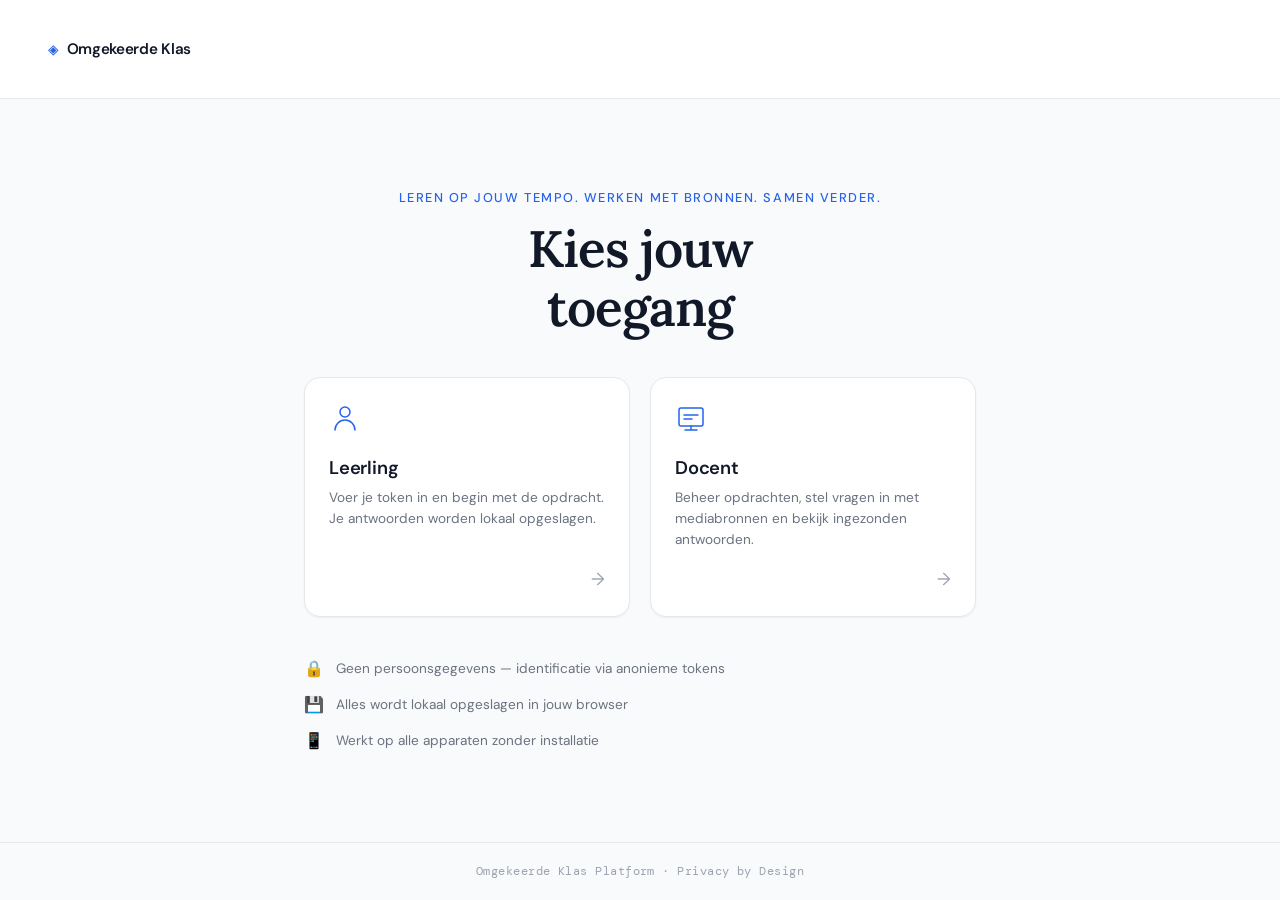
<file: index.html>
<!DOCTYPE html>
<html lang="nl">
<head>
  <meta charset="UTF-8">
  <meta name="viewport" content="width=device-width, initial-scale=1.0">
  <title>Omgekeerde Klas — Portaal</title>
  <link rel="stylesheet" href="styles.css">
</head>
<body class="screen-portal">

  <header class="portal-header">
    <div class="header-inner">
      <div class="brand">
        <span class="brand-mark">◈</span>
        <span class="brand-name">Omgekeerde Klas</span>
      </div>
    </div>
  </header>

  <main class="portal-main">
    <section class="portal-hero">
      <p class="portal-tagline">Leren op jouw tempo. Werken met bronnen. Samen verder.</p>
      <h1 class="portal-title">Kies jouw<br>toegang</h1>
    </section>

    <div class="portal-cards">

      <!-- Leerling kaart -->
      <div class="portal-card card-student" tabindex="0" role="button" aria-label="Naar leerlingenomgeving" onclick="window.location='student.html'">
        <div class="card-icon">
          <svg width="32" height="32" viewBox="0 0 32 32" fill="none" xmlns="http://www.w3.org/2000/svg">
            <circle cx="16" cy="10" r="5" stroke="currentColor" stroke-width="1.5"/>
            <path d="M6 28c0-5.523 4.477-10 10-10s10 4.477 10 10" stroke="currentColor" stroke-width="1.5" stroke-linecap="round"/>
          </svg>
        </div>
        <div class="card-content">
          <h2 class="card-title">Leerling</h2>
          <p class="card-desc">Voer je token in en begin met de opdracht. Je antwoorden worden lokaal opgeslagen.</p>
        </div>
        <div class="card-arrow">→</div>
      </div>

      <!-- Docent kaart -->
      <div class="portal-card card-teacher" tabindex="0" role="button" aria-label="Naar docentendashboard" onclick="window.location='teacher.html'">
        <div class="card-icon">
          <svg width="32" height="32" viewBox="0 0 32 32" fill="none" xmlns="http://www.w3.org/2000/svg">
            <rect x="4" y="6" width="24" height="18" rx="2" stroke="currentColor" stroke-width="1.5"/>
            <path d="M10 28h12M16 24v4" stroke="currentColor" stroke-width="1.5" stroke-linecap="round"/>
            <path d="M9 13h14M9 17h8" stroke="currentColor" stroke-width="1.5" stroke-linecap="round"/>
          </svg>
        </div>
        <div class="card-content">
          <h2 class="card-title">Docent</h2>
          <p class="card-desc">Beheer opdrachten, stel vragen in met mediabronnen en bekijk ingezonden antwoorden.</p>
        </div>
        <div class="card-arrow">→</div>
      </div>

    </div>

    <div class="portal-info">
      <div class="info-item">
        <span class="info-icon">🔒</span>
        <span>Geen persoonsgegevens — identificatie via anonieme tokens</span>
      </div>
      <div class="info-item">
        <span class="info-icon">💾</span>
        <span>Alles wordt lokaal opgeslagen in jouw browser</span>
      </div>
      <div class="info-item">
        <span class="info-icon">📱</span>
        <span>Werkt op alle apparaten zonder installatie</span>
      </div>
    </div>
  </main>

  <footer class="portal-footer">
    <span class="footer-note">Omgekeerde Klas Platform · Privacy by Design</span>
  </footer>

  <script src="app.js"></script>
</body>
</html>
</file>
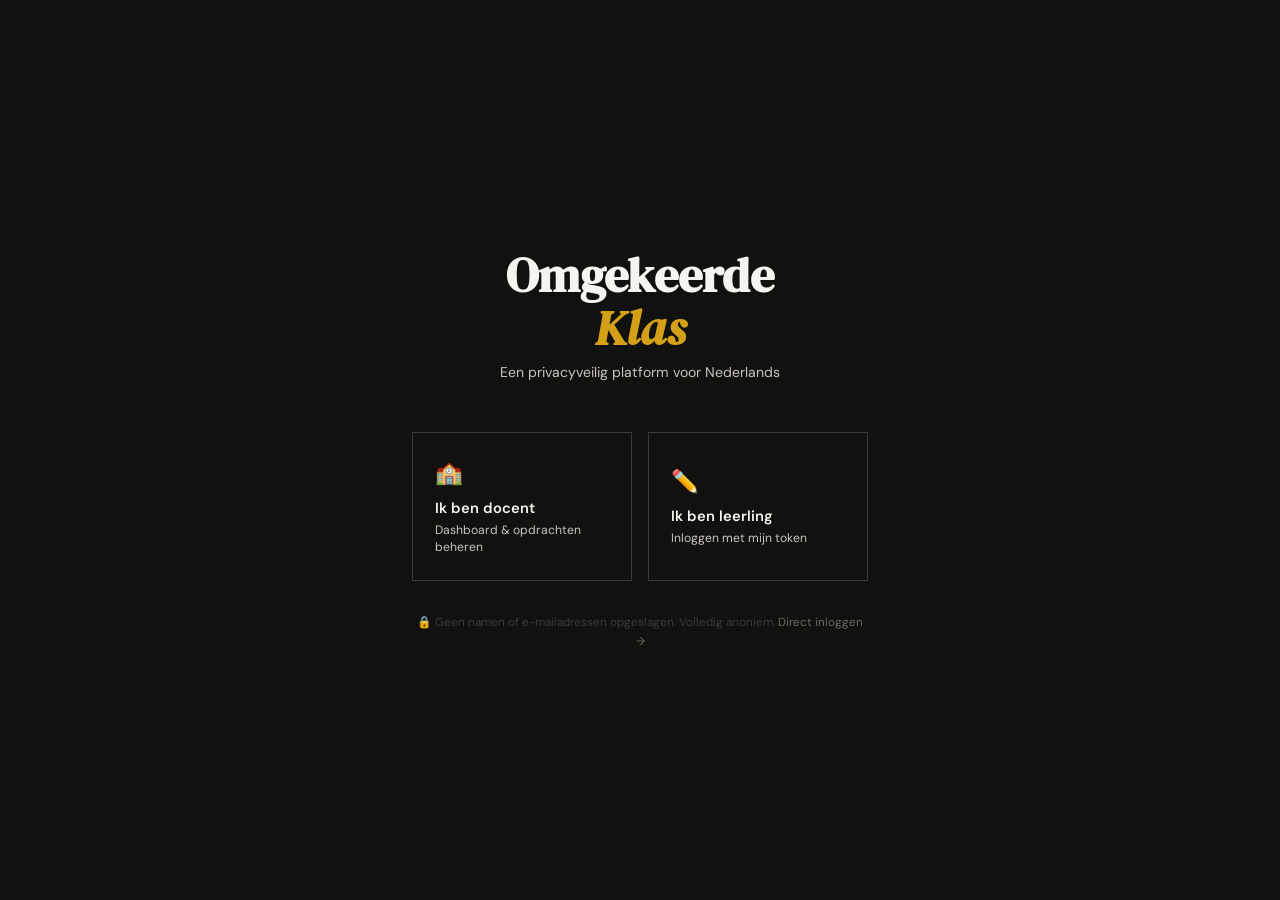
<file: FC-modulair-oud/index.html>
<!DOCTYPE html>
<html lang="nl">
<head>
<meta charset="UTF-8">
<meta name="viewport" content="width=device-width, initial-scale=1.0">
<title>Omgekeerde Klas — Nederlands</title>
<link rel="preconnect" href="https://fonts.googleapis.com">
<link href="https://fonts.googleapis.com/css2?family=DM+Serif+Display:ital@0;1&family=DM+Mono:wght@400;500&family=DM+Sans:wght@300;400;500;600&display=swap" rel="stylesheet">
<link rel="stylesheet" href="stijl.css">
</head>
<body>

<!-- ═══════════════════════════════════════════════
     SCHERM 1: PORTAAL
═══════════════════════════════════════════════ -->
<div id="scherm-portaal" class="screen actief">
  <div class="portaal-kern">
    <h1 class="portaal-titel">Omgekeerde<br><em>Klas</em></h1>
    <p class="portaal-ondertitel">Een privacyveilig platform voor Nederlands</p>
    <div class="portaal-keuze">
      <button class="portaal-knop" onclick="toonScherm('scherm-docent-login')">
        <span class="pk-icoon">🏫</span>
        <span class="pk-label">Ik ben docent</span>
        <span class="pk-sub">Dashboard & opdrachten beheren</span>
      </button>
      <button class="portaal-knop" onclick="toonScherm('scherm-student-login')">
        <span class="pk-icoon">✏️</span>
        <span class="pk-label">Ik ben leerling</span>
        <span class="pk-sub">Inloggen met mijn token</span>
      </button>
    </div>
    <p class="portaal-voetnoot">🔒 Geen namen of e-mailadressen opgeslagen. Volledig anoniem. <a onclick="toonScherm('scherm-student-login')">Direct inloggen →</a></p>
  </div>
</div>

<!-- ═══════════════════════════════════════════════
     SCHERM 2: DOCENT LOGIN
═══════════════════════════════════════════════ -->
<div id="scherm-docent-login" class="screen">
  <div style="padding:1rem 2rem;border-bottom:var(--border);display:flex;align-items:center;gap:1rem;">
    <button class="knop klein" onclick="toonScherm('scherm-portaal')">← Terug</button>
    <span class="tekst-grijs">Docentenportaal</span>
  </div>
  <div style="flex:1;display:flex;justify-content:center;align-items:center;padding:2rem;">
    <div class="login-box">
      <h2 class="login-kop">Docenttoegang</h2>
      <p class="login-sub">Voer uw toegangscode in om het dashboard te openen.</p>
      <div id="docent-melding" class="melding"></div>
      <div class="veld">
        <label for="docent-ww">Toegangscode</label>
        <input id="docent-ww" type="password" class="invoer" placeholder="••••••••" autocomplete="off">
      </div>
      <button class="knop primair" style="width:100%;justify-content:center;" onclick="docentLogin()">Inloggen</button>
      <p class="demo-hint mt-2">Demo-code: <code>docent2024</code> &nbsp;|&nbsp; Sla op in uw eigen bestand voor productiegebruik.</p>
    </div>
  </div>
</div>

<!-- ═══════════════════════════════════════════════
     SCHERM 3: DOCENT DASHBOARD
═══════════════════════════════════════════════ -->
<div id="scherm-dashboard" class="screen">
  <div class="topbalk">
    <div class="logo">Omgekeerde <span>Klas</span></div>
    <div class="topbalk-nav">
      <span id="dashboard-welkom" class="tekst-grijs" style="color:#888;font-size:0.78rem;"></span>
      <button class="knop klein" style="border-color:#bbb;" onclick="uitloggen()">Uitloggen</button>
    </div>
  </div>
  <div class="dashboard-grid" style="flex:1;">

    <!-- ZIJBALK -->
    <div class="zijbalk">
      <div class="zijbalk-kop">Opdrachten</div>
      <div id="opdracht-lijst"></div>
      <button class="knop primair mt-2" style="width:100%;justify-content:center;" onclick="openNieuweOpdracht()">+ Nieuwe opdracht</button>
      <hr class="scheidslijn">
      <div class="zijbalk-kop">Tokens</div>
      <button class="knop mt-1" style="width:100%;justify-content:center;" onclick="toonPanel('panel-tokens')">🔑 Beheer tokens</button>
    </div>

    <!-- HOOFD -->
    <div class="hoofd-inhoud">

      <!-- PANEL: WELKOM -->
      <div id="panel-welkom" class="panel actief">
        <h2 style="font-family:'DM Serif Display',serif;font-size:1.6rem;margin-bottom:0.5rem;">Welkom terug</h2>
        <p class="tekst-grijs mb-2">Kies een opdracht uit de zijbalk of maak een nieuwe aan.</p>
        <div class="stat-grid">
          <div class="stat-kaart"><div class="stat-getal" id="stat-opdrachten">0</div><div class="stat-label">Opdrachten</div></div>
          <div class="stat-kaart"><div class="stat-getal" id="stat-tokens">0</div><div class="stat-label">Tokens actief</div></div>
          <div class="stat-kaart"><div class="stat-getal" id="stat-inzendingen">0</div><div class="stat-label">Inzendingen</div></div>
        </div>
        <div class="kaart">
          <p class="tekst-grijs" style="font-size:0.82rem;">💡 <strong>Tip:</strong> Maak eerst een opdracht aan, genereer dan tokens voor uw klas en deel de QR-code via het smartboard.</p>
        </div>
      </div>

      <!-- PANEL: OPDRACHT BEWERKEN -->
      <div id="panel-opdracht-editor" class="panel">
        <div class="flex-tussendoor mb-2">
          <h2 style="font-family:'DM Serif Display',serif;font-size:1.4rem;">Opdracht bewerken</h2>
          <div style="display:flex;gap:0.5rem;">
            <button class="knop klein" onclick="toonQR()">📲 QR-code</button>
            <button class="knop klein gevaar" onclick="verwijderOpdracht()">Verwijder</button>
            <button class="knop primair klein" onclick="slaOpdraachtOp()">Opslaan ✓</button>
          </div>
        </div>
        <div id="editor-melding" class="melding"></div>
        <div class="tabs">
          <div class="tab actief" onclick="editorTab('inhoud',this)">Inhoud</div>
          <div class="tab" onclick="editorTab('resultaten',this)">Resultaten</div>
        </div>
        <div id="editor-inhoud" class="panel actief">
          <div class="veld mb-2">
            <label>Titel van de opdracht</label>
            <input id="opdracht-titel" class="invoer" placeholder="bv. Hoofdstuk 3 — Werkwoordspelling">
          </div>
          <div class="veld mb-2">
            <label>Instructie voor leerlingen</label>
            <textarea id="opdracht-instructie" class="invoer" rows="2" placeholder="bv. Beantwoord de vragen na het bekijken van de video over werkwoorden."></textarea>
          </div>
          <hr class="scheidslijn">
          <div class="flex-tussendoor mb-2">
            <strong style="font-size:0.88rem;">Vragen</strong>
            <div style="display:flex;gap:0.5rem;">
              <button class="knop klein" onclick="voegVraagToe('mc')">+ Meerkeuze</button>
              <button class="knop klein" onclick="voegVraagToe('open')">+ Open vraag</button>
            </div>
          </div>
          <div id="vragen-container"></div>
        </div>
        <div id="editor-resultaten" class="panel">
          <div class="stat-grid" id="resultaat-stats" style="margin-bottom:1.5rem;"></div>
          <h3 style="font-size:0.85rem;font-weight:700;text-transform:uppercase;letter-spacing:0.05em;color:var(--grijs-donker);margin-bottom:0.75rem;">Resultaten per token</h3>
          <div id="resultaten-tabel-container"></div>
        </div>
      </div>

      <!-- PANEL: TOKENS -->
      <div id="panel-tokens" class="panel">
        <div class="flex-tussendoor mb-2">
          <h2 style="font-family:'DM Serif Display',serif;font-size:1.4rem;">Tokenbeheer</h2>
          <div style="display:flex;gap:0.5rem;">
            <input id="token-aantal" type="number" class="invoer" value="30" min="1" max="100" style="width:80px;">
            <button class="knop primair" onclick="genereerTokens()">Genereer tokens</button>
          </div>
        </div>
        <p class="tekst-grijs mb-2">Geef elke leerling één uniek token. Tokens bevatten <strong>geen persoonsgegevens</strong>.</p>
        <div id="token-melding" class="melding"></div>
        <div id="token-container"></div>
        <div id="token-acties" style="display:none;" class="mt-2">
          <button class="knop" onclick="kopieerAlleTokens()">📋 Kopieer alles</button>
          <button class="knop gevaar klein" onclick="verwijderGebruikteTokens()" style="margin-left:0.5rem;">Verwijder gebruikte tokens</button>
        </div>
      </div>

    </div>
  </div>
</div>

<!-- ═══════════════════════════════════════════════
     SCHERM 4: STUDENT LOGIN
═══════════════════════════════════════════════ -->
<div id="scherm-student-login" class="screen">
  <div style="padding:1rem 2rem;border-bottom:var(--border);display:flex;align-items:center;gap:1rem;">
    <button class="knop klein" onclick="toonScherm('scherm-portaal')">← Terug</button>
    <span class="tekst-grijs">Leerlingenomgeving</span>
  </div>
  <div style="flex:1;display:flex;justify-content:center;align-items:center;padding:2rem;">
    <div class="login-box" style="max-width:440px;">
      <h2 class="login-kop">Inloggen met token</h2>
      <p class="login-sub">Voer het token in dat je van je docent hebt gekregen.</p>
      <div id="student-melding" class="melding"></div>
      <div class="veld">
        <label>Jouw token</label>
        <input id="student-token" class="invoer token-invoer-groot" placeholder="bv. NK-7A2X" maxlength="10" autocomplete="off" oninput="this.value=this.value.toUpperCase()" onkeydown="if(event.key==='Enter')studentLogin()">
      </div>
      <button class="knop activeer mt-1" style="width:100%;justify-content:center;" onclick="studentLogin()">Opdracht starten →</button>
      <p class="tekst-grijs mt-2" style="font-size:0.76rem;line-height:1.5;">🔒 Jouw naam wordt nergens opgeslagen. Alleen je token is bekend.</p>
    </div>
  </div>
</div>

<!-- ═══════════════════════════════════════════════
     SCHERM 5: STUDENT TAAK
═══════════════════════════════════════════════ -->
<div id="scherm-student-taak" class="screen">
  <div class="student-topbalk">
    <div>
      <span class="student-titel" id="taak-titel-kop">Opdracht</span>
      <span class="badge grijs" style="margin-left:0.5rem;" id="taak-token-badge"></span>
    </div>
    <div style="display:flex;align-items:center;gap:1rem;">
      <span id="voortgang-tekst" class="tekst-grijs" style="font-family:'DM Mono',monospace;font-size:0.78rem;"></span>
      <button class="knop klein gevaar" onclick="studentUitloggen()">Afsluiten</button>
    </div>
  </div>
  <div class="voortgang-container">
    <div class="voortgang-balk" id="student-voortgang"></div>
  </div>
  <div class="taak-inhoud">
    <div class="container">
      <div id="student-taak-melding" class="melding" style="margin-top:1rem;"></div>
      <div id="taak-instructie-blok" class="kaart instructie mb-2" style="display:none;margin-top:1.5rem;">
        <div style="font-size:0.69rem;text-transform:uppercase;letter-spacing:0.09em;font-weight:700;color:var(--blauw);margin-bottom:0.4rem;">Instructie</div>
        <p id="taak-instructie-tekst" style="font-size:0.9rem;line-height:1.6;"></p>
      </div>
      <div id="taak-vragen" style="margin-top:1.5rem;"></div>
      <div id="taak-afsluiting" class="afsluiting" style="display:none;">
        <div class="afsluiting-icoon">✓</div>
        <h2 class="afsluiting-kop">Antwoorden ingezonden</h2>
        <p class="afsluiting-sub" id="afsluiting-tekst">Jouw antwoorden zijn opgeslagen. De docent bespreekt de antwoorden in de les.</p>
        <button class="knop" onclick="studentUitloggen()">Afsluiten</button>
      </div>
    </div>
  </div>
</div>

<!-- ═══════════════════════════════════════════════
     MODALS
═══════════════════════════════════════════════ -->

<!-- Bevestigingsmodal inzenden -->
<div id="bevestig-modal" class="modal-overlay">
  <div class="modal" style="max-width:400px;">
    <h3 class="modal-titel">Antwoorden inzenden?</h3>
    <p style="font-size:0.88rem;color:var(--grijs-donker);margin:0.5rem 0 1.5rem;line-height:1.6;">
      Je staat op het punt je antwoorden in te sturen.<br>
      <strong>Je token kan daarna niet opnieuw gebruikt worden.</strong><br>
      De docent bespreekt de antwoorden in de les.
    </p>
    <div style="display:flex;gap:0.75rem;">
      <button class="knop" style="flex:1;justify-content:center;" onclick="document.getElementById('bevestig-modal').classList.remove('open')">Terug</button>
      <button class="knop primair" style="flex:1;justify-content:center;" onclick="bevestigInzenden()">Ja, inzenden →</button>
    </div>
  </div>
</div>

<!-- QR-code modal -->
<div id="qr-modal" class="modal-overlay" onclick="if(event.target===this)sluitQR()">
  <div class="modal" style="max-width:440px;">
    <h3 class="modal-titel">QR-code & deellink</h3>
    <p class="modal-sub" id="qr-opdracht-naam"></p>
    <div id="qr-svg-container" style="margin:0 auto 1rem;width:200px;height:200px;border:var(--border);padding:8px;background:#fff;"></div>
    <label style="text-align:left;display:block;">Deellink <span style="font-weight:400;text-transform:none;">(voor Magister / Somtoday)</span></label>
    <div style="display:flex;gap:0.5rem;margin-bottom:1rem;">
      <input id="qr-link-input" class="invoer" readonly style="font-family:'DM Mono',monospace;font-size:0.75rem;flex:1;" value="">
      <button class="knop primair" id="kopieer-knop" onclick="kopieerDeelLink()" style="flex-shrink:0;">Kopieer</button>
    </div>
    <div style="display:flex;gap:0.5rem;">
      <button class="knop" style="flex:1;justify-content:center;" onclick="printQR()">🖨️ Printen</button>
      <button class="knop primair" style="flex:1;justify-content:center;" onclick="sluitQR()">Sluiten</button>
    </div>
  </div>
</div>

<!-- Print layout (verborgen, alleen voor printen) -->
<div id="print-qr" style="display:none;">
  <div style="font-family:Georgia,serif;max-width:400px;margin:2cm auto;text-align:center;border:2px solid #000;padding:2rem;">
    <div style="font-size:0.7rem;text-transform:uppercase;letter-spacing:0.1em;margin-bottom:0.5rem;color:#555;">Omgekeerde Klas — Nederlands</div>
    <h2 id="print-opdracht-titel" style="font-size:1.3rem;margin:0 0 0.25rem;"></h2>
    <p id="print-opdracht-instructie" style="font-size:0.8rem;color:#555;margin:0 0 1.25rem;"></p>
    <div id="print-qr-svg" style="width:200px;height:200px;margin:0 auto 1.25rem;"></div>
    <p style="font-size:0.7rem;color:#555;margin-bottom:0.5rem;">Scan de QR-code of gebruik onderstaande link:</p>
    <p id="print-link" style="font-family:monospace;font-size:0.72rem;word-break:break-all;background:#f0f0f0;padding:0.4rem 0.6rem;border:1px solid #ccc;"></p>
    <p style="font-size:0.65rem;color:#888;margin-top:1.5rem;">🔒 Anoniem — er worden geen persoonsgegevens opgeslagen</p>
  </div>
</div>

<script src="app.js"></script>
</body>
</html>
</file>
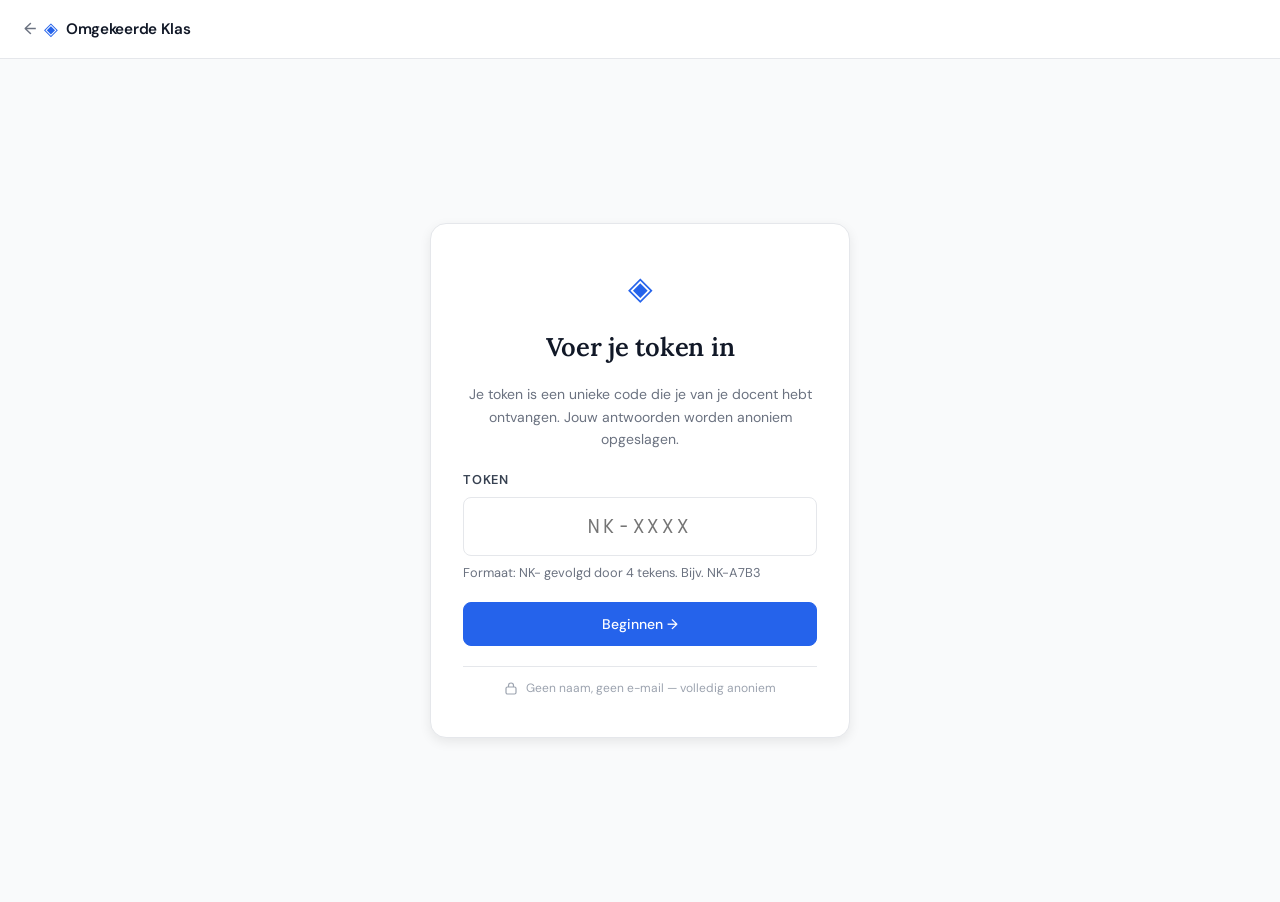
<file: student.html>
<!DOCTYPE html>
<html lang="nl">
<head>
  <meta charset="UTF-8">
  <meta name="viewport" content="width=device-width, initial-scale=1.0">
  <title>Leerlingenomgeving — Omgekeerde Klas</title>
  <link rel="stylesheet" href="styles.css">
</head>
<body class="screen-student">

  <header class="app-header">
    <div class="header-inner">
      <a href="index.html" class="back-link" aria-label="Terug naar portaal">
        <span class="back-arrow">←</span>
        <span class="brand-mark">◈</span>
        <span class="brand-name">Omgekeerde Klas</span>
      </a>
      <div class="student-meta" id="student-meta" aria-live="polite"></div>
    </div>
  </header>

  <!-- Login scherm -->
  <main class="student-login" id="student-login">
    <div class="login-card">
      <div class="login-icon">◈</div>
      <h1 class="login-title">Voer je token in</h1>
      <p class="login-desc">Je token is een unieke code die je van je docent hebt ontvangen. Jouw antwoorden worden anoniem opgeslagen.</p>

      <div class="form-group">
        <label class="form-label" for="token-input">Token</label>
        <input
          class="form-input input-mono input-lg"
          type="text"
          id="token-input"
          placeholder="NK-XXXX"
          maxlength="7"
          autocomplete="off"
          spellcheck="false"
          aria-describedby="token-hint"
        >
        <p class="form-hint" id="token-hint">Formaat: NK- gevolgd door 4 tekens. Bijv. NK-A7B3</p>
        <div class="form-error hidden" id="token-error" role="alert"></div>
      </div>

      <button class="btn btn-primary btn-full" id="btn-token-login">Beginnen →</button>

      <div class="login-privacy">
        <svg width="14" height="14" viewBox="0 0 14 14" fill="none"><rect x="2" y="6" width="10" height="7" rx="1.5" stroke="currentColor" stroke-width="1.2"/><path d="M4.5 6V4.5a2.5 2.5 0 015 0V6" stroke="currentColor" stroke-width="1.2"/></svg>
        Geen naam, geen e-mail — volledig anoniem
      </div>
    </div>
  </main>

  <!-- Opdracht interface -->
  <div class="student-workspace hidden" id="student-workspace">

    <!-- Voortgangsbalk -->
    <div class="progress-bar-container" role="progressbar" id="progress-container" aria-valuemin="0" aria-valuemax="100">
      <div class="progress-bar" id="progress-bar"></div>
      <div class="progress-label" id="progress-label" aria-live="polite"></div>
    </div>

    <!-- Vraagnavigatie -->
    <nav class="vraag-nav" aria-label="Vraagnavigatie" id="vraag-nav">
      <!-- Gevuld via JS -->
    </nav>

    <!-- Werkruimte -->
    <div class="workspace-inner" id="workspace-inner">

      <!-- Media zijde (split-screen) -->
      <aside class="media-panel" id="media-panel" aria-label="Bron bekijken">
        <div class="media-panel-header">
          <span class="media-panel-label" id="media-type-label">Bron</span>
          <button class="btn-icon" id="btn-toggle-media" aria-label="Media verbergen/tonen" title="Verberg/toon bron">
            <svg width="16" height="16" viewBox="0 0 16 16" fill="none"><path d="M2 8s2.5-5 6-5 6 5 6 5-2.5 5-6 5-6-5-6-5z" stroke="currentColor" stroke-width="1.2"/><circle cx="8" cy="8" r="2" stroke="currentColor" stroke-width="1.2"/></svg>
          </button>
        </div>
        <div class="media-panel-body" id="media-panel-body">
          <!-- Media renderer hier -->
        </div>
      </aside>

      <!-- Vraag zijde -->
      <article class="vraag-panel" id="vraag-panel">
        <div class="vraag-panel-inner">
          <div class="vraag-nummer" id="vraag-nummer" aria-live="polite"></div>
          <h2 class="vraag-tekst" id="vraag-tekst"></h2>

          <!-- Open vraag -->
          <div class="antwoord-open hidden" id="antwoord-open">
            <label class="form-label sr-only" for="open-antwoord">Jouw antwoord</label>
            <textarea
              class="form-textarea textarea-answer"
              id="open-antwoord"
              placeholder="Schrijf hier je antwoord..."
              rows="6"
              aria-describedby="vraag-tekst"
            ></textarea>
            <div class="word-count" id="word-count" aria-live="polite">0 woorden</div>
          </div>

          <!-- Meerkeuze -->
          <div class="antwoord-meerkeuze hidden" id="antwoord-meerkeuze" role="radiogroup" aria-labelledby="vraag-tekst">
            <!-- Opties via JS -->
          </div>

          <!-- Navigatieknoppen -->
          <div class="vraag-actions">
            <button class="btn btn-ghost" id="btn-vorige" disabled aria-label="Vorige vraag">← Vorige</button>
            <button class="btn btn-primary" id="btn-volgende" aria-label="Volgende vraag of indienen">Volgende →</button>
          </div>

        </div>
      </article>
    </div>

  </div>

  <!-- Inzendbevestiging -->
  <div class="student-done hidden" id="student-done">
    <div class="done-card">
      <div class="done-icon">✓</div>
      <h2 class="done-title">Opdracht ingezonden!</h2>
      <p class="done-desc">Je antwoorden zijn opgeslagen. Je token is:</p>
      <div class="done-token" id="done-token-display"></div>
      <p class="done-hint">Bewaar dit token als je je antwoorden later wilt terugkijken.</p>
      <div class="done-actions">
        <button class="btn btn-secondary" id="btn-terug-opdracht">Terugkijken</button>
        <a href="index.html" class="btn btn-ghost">Terug naar portaal</a>
      </div>
    </div>
  </div>

  <script src="app.js"></script>
</body>
</html>
</file>
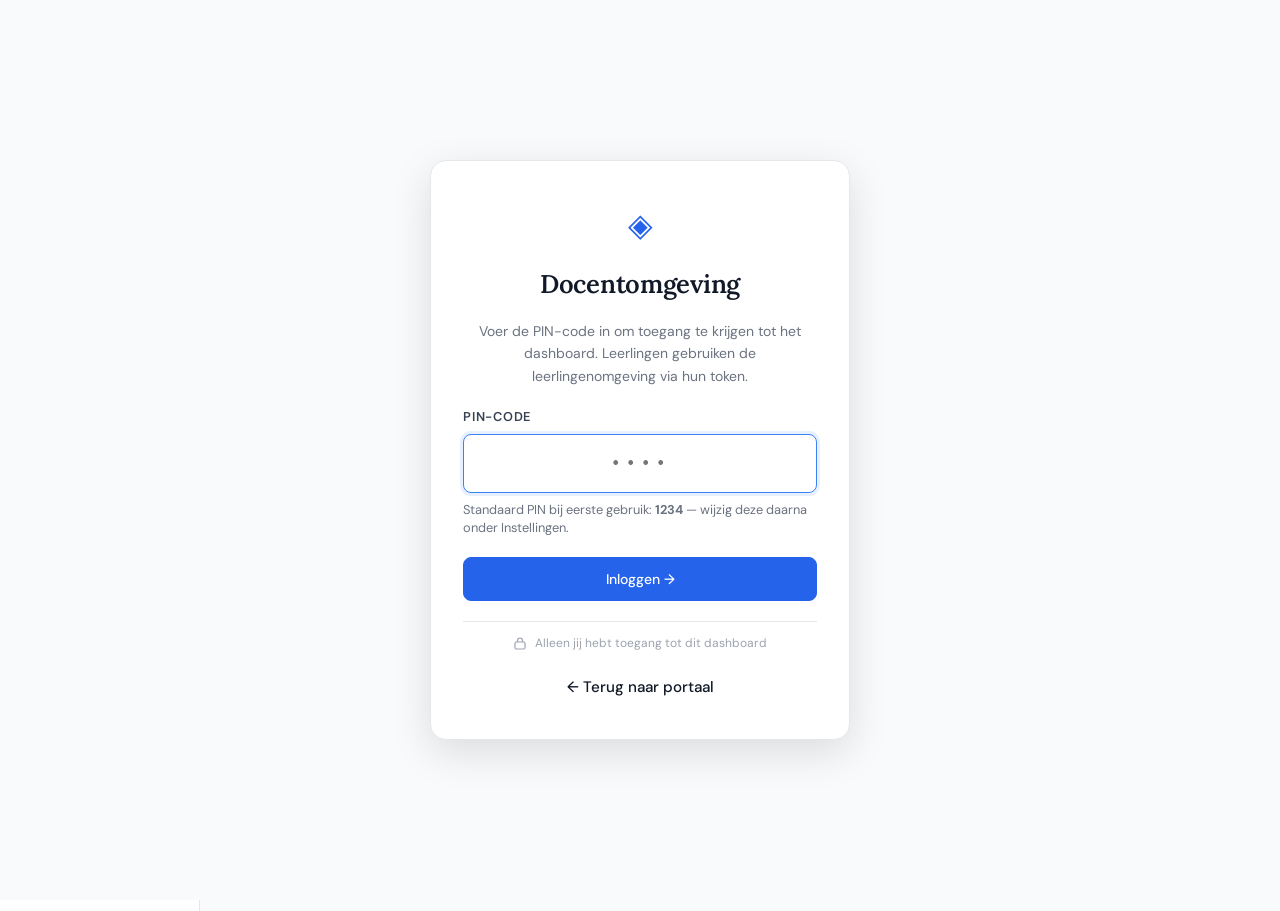
<file: teacher.html>
<!DOCTYPE html>
<html lang="nl">
<head>
  <meta charset="UTF-8">
  <meta name="viewport" content="width=device-width, initial-scale=1.0">
  <title>Docentendashboard — Omgekeerde Klas</title>
  <link rel="stylesheet" href="styles.css">
</head>
<body class="screen-teacher">

  <!-- ══ PIN-LOGIN OVERLAY ════════════════════════════════════ -->
  <div id="teacher-login-overlay" class="teacher-login-overlay" style="display:none;" aria-modal="true" role="dialog" aria-label="Docent inloggen">
    <div class="teacher-login-card">
      <div class="login-icon">◈</div>
      <h1 class="login-title">Docentomgeving</h1>
      <p class="login-desc">Voer de PIN-code in om toegang te krijgen tot het dashboard. Leerlingen gebruiken de leerlingenomgeving via hun token.</p>

      <div class="form-group">
        <label class="form-label" for="docent-pin">PIN-code</label>
        <input
          class="form-input input-mono input-lg"
          type="password"
          id="docent-pin"
          placeholder="••••"
          maxlength="12"
          autocomplete="current-password"
          aria-describedby="pin-hint"
        >
        <p class="form-hint" id="pin-hint">Standaard PIN bij eerste gebruik: <strong>1234</strong> — wijzig deze daarna onder Instellingen.</p>
        <div class="form-error hidden" id="pin-error" role="alert"></div>
      </div>

      <button class="btn btn-primary btn-full" id="btn-pin-login">Inloggen →</button>

      <div class="login-privacy">
        <svg width="14" height="14" viewBox="0 0 14 14" fill="none"><rect x="2" y="6" width="10" height="7" rx="1.5" stroke="currentColor" stroke-width="1.2"/><path d="M4.5 6V4.5a2.5 2.5 0 015 0V6" stroke="currentColor" stroke-width="1.2"/></svg>
        Alleen jij hebt toegang tot dit dashboard
      </div>

      <a href="index.html" class="back-link" style="justify-content:center;margin-top:4px;">← Terug naar portaal</a>
    </div>
  </div>

  <!-- ══ DASHBOARD ════════════════════════════════════════════ -->
  <header class="app-header">
    <div class="header-inner">
      <a href="index.html" class="back-link" aria-label="Terug naar portaal">
        <span class="back-arrow">←</span>
        <span class="brand-mark">◈</span>
        <span class="brand-name">Omgekeerde Klas</span>
      </a>
      <div style="display:flex;align-items:center;gap:12px;">
        <div class="header-badge badge-teacher">Docent</div>
        <button class="btn btn-ghost btn-sm" id="btn-uitloggen" aria-label="Uitloggen">Uitloggen</button>
      </div>
    </div>
  </header>

  <div class="app-layout">

    <!-- Sidebar navigatie -->
    <nav class="sidebar" aria-label="Docentmenu">
      <button class="nav-item active" data-panel="opdrachten" aria-current="page">
        <svg width="18" height="18" viewBox="0 0 18 18" fill="none"><rect x="2" y="2" width="14" height="14" rx="1.5" stroke="currentColor" stroke-width="1.4"/><path d="M5 6h8M5 9h6M5 12h4" stroke="currentColor" stroke-width="1.4" stroke-linecap="round"/></svg>
        Opdrachten
      </button>
      <button class="nav-item" data-panel="tokens" aria-current="false">
        <svg width="18" height="18" viewBox="0 0 18 18" fill="none"><rect x="2" y="6" width="14" height="8" rx="1.5" stroke="currentColor" stroke-width="1.4"/><path d="M5.5 6V4.5a3.5 3.5 0 017 0V6" stroke="currentColor" stroke-width="1.4" stroke-linecap="round"/><circle cx="9" cy="10" r="1.5" fill="currentColor"/></svg>
        Tokens
      </button>
      <button class="nav-item" data-panel="resultaten" aria-current="false">
        <svg width="18" height="18" viewBox="0 0 18 18" fill="none"><path d="M2 14l4-5 3 3 3-6 4 8" stroke="currentColor" stroke-width="1.4" stroke-linecap="round" stroke-linejoin="round"/></svg>
        Resultaten
      </button>
      <button class="nav-item" data-panel="instellingen" aria-current="false">
        <svg width="18" height="18" viewBox="0 0 18 18" fill="none"><circle cx="9" cy="9" r="2.5" stroke="currentColor" stroke-width="1.4"/><path d="M9 2v2M9 14v2M2 9h2M14 9h2M3.93 3.93l1.41 1.41M12.66 12.66l1.41 1.41M3.93 14.07l1.41-1.41M12.66 5.34l1.41-1.41" stroke="currentColor" stroke-width="1.4" stroke-linecap="round"/></svg>
        Instellingen
      </button>
    </nav>

    <!-- Hoofdinhoud -->
    <main class="main-content" id="main-content">

      <!-- PANEL: Opdrachten -->
      <section class="panel" id="panel-opdrachten" role="tabpanel">
        <div class="panel-header">
          <div>
            <h1 class="panel-title">Opdrachten</h1>
            <p class="panel-subtitle">Maak en beheer opdrachten met vragen en mediabronnen</p>
          </div>
          <button class="btn btn-primary" id="btn-nieuwe-opdracht">
            <span>+</span> Nieuwe opdracht
          </button>
        </div>

        <div class="empty-state" id="empty-opdrachten">
          <div class="empty-icon">
            <svg width="48" height="48" viewBox="0 0 48 48" fill="none"><rect x="8" y="8" width="32" height="32" rx="3" stroke="currentColor" stroke-width="1.5"/><path d="M16 20h16M16 26h10" stroke="currentColor" stroke-width="1.5" stroke-linecap="round"/><circle cx="36" cy="36" r="8" fill="var(--bg-primary)" stroke="currentColor" stroke-width="1.5"/><path d="M33 36h6M36 33v6" stroke="currentColor" stroke-width="1.5" stroke-linecap="round"/></svg>
          </div>
          <h3 class="empty-title">Nog geen opdrachten</h3>
          <p class="empty-desc">Klik op "Nieuwe opdracht" om te beginnen. Je kunt vragen toevoegen met tekst, video of PDF als bron.</p>
          <button class="btn btn-primary" onclick="document.getElementById('btn-nieuwe-opdracht').click()">Maak eerste opdracht</button>
        </div>

        <div class="opdracht-list" id="opdracht-list"></div>
      </section>

      <!-- PANEL: Tokens -->
      <section class="panel hidden" id="panel-tokens" role="tabpanel">
        <div class="panel-header">
          <div>
            <h1 class="panel-title">Tokens beheren</h1>
            <p class="panel-subtitle">Genereer anonieme toegangscodes voor leerlingen</p>
          </div>
          <div style="display:flex;gap:8px;flex-wrap:wrap;">
            <button class="btn btn-primary" id="btn-genereer-tokens">Tokens genereren</button>
            <button class="btn btn-secondary" id="btn-export-csv">Exporteer CSV</button>
            <button class="btn btn-secondary" id="btn-print-tokens">Printen</button>
          </div>
        </div>

        <div class="token-config card">
          <h3 class="card-section-title">Instellingen</h3>
          <div class="form-row">
            <div class="form-group">
              <label class="form-label" for="token-opdracht">Koppel aan opdracht</label>
              <select class="form-select" id="token-opdracht">
                <option value="">— Kies een opdracht —</option>
              </select>
            </div>
            <div class="form-group">
              <label class="form-label" for="token-aantal">Aantal tokens</label>
              <input class="form-input" type="number" id="token-aantal" min="1" max="35" value="25">
            </div>
          </div>
        </div>

        <div class="empty-state hidden" id="empty-tokens">
          <div class="empty-icon">
            <svg width="48" height="48" viewBox="0 0 48 48" fill="none"><rect x="6" y="18" width="36" height="20" rx="3" stroke="currentColor" stroke-width="1.5"/><path d="M14 18v-4a10 10 0 0120 0v4" stroke="currentColor" stroke-width="1.5" stroke-linecap="round"/><circle cx="24" cy="28" r="3" stroke="currentColor" stroke-width="1.5"/></svg>
          </div>
          <h3 class="empty-title">Geen tokens aangemaakt</h3>
          <p class="empty-desc">Kies een opdracht en genereer tokens om uit te delen aan leerlingen.</p>
        </div>

        <div class="token-grid" id="token-grid"></div>
      </section>

      <!-- PANEL: Resultaten -->
      <section class="panel hidden" id="panel-resultaten" role="tabpanel">
        <div class="panel-header">
          <div>
            <h1 class="panel-title">Resultaten</h1>
            <p class="panel-subtitle">Bekijk ingezonden antwoorden per token</p>
          </div>
          <div class="header-actions">
            <select class="form-select" id="resultaat-filter" aria-label="Filter op opdracht">
              <option value="">Alle opdrachten</option>
            </select>
          </div>
        </div>

        <div class="empty-state" id="empty-resultaten">
          <div class="empty-icon">
            <svg width="48" height="48" viewBox="0 0 48 48" fill="none"><path d="M8 38l8-10 6 6 8-14 8 18" stroke="currentColor" stroke-width="1.5" stroke-linecap="round" stroke-linejoin="round"/></svg>
          </div>
          <h3 class="empty-title">Nog geen resultaten</h3>
          <p class="empty-desc">Zodra leerlingen hun antwoorden inzenden, verschijnen die hier — gegroepeerd per token.</p>
        </div>

        <div class="resultaten-list" id="resultaten-list"></div>
      </section>

      <!-- PANEL: Instellingen -->
      <section class="panel hidden" id="panel-instellingen" role="tabpanel">
        <div class="panel-header">
          <div>
            <h1 class="panel-title">Instellingen</h1>
            <p class="panel-subtitle">Beveilig je docentomgeving met een persoonlijke PIN</p>
          </div>
        </div>

        <div class="card" style="max-width:480px;">
          <h3 class="card-section-title">PIN-code wijzigen</h3>
          <div style="display:flex;flex-direction:column;gap:16px;">
            <div class="form-group">
              <label class="form-label" for="pin-huidig">Huidige PIN</label>
              <input class="form-input input-mono" type="password" id="pin-huidig" placeholder="Huidige PIN" autocomplete="current-password">
            </div>
            <div class="form-group">
              <label class="form-label" for="pin-nieuw">Nieuwe PIN</label>
              <input class="form-input input-mono" type="password" id="pin-nieuw" placeholder="Minimaal 4 tekens" autocomplete="new-password">
            </div>
            <div class="form-group">
              <label class="form-label" for="pin-bevestig">Bevestig nieuwe PIN</label>
              <input class="form-input input-mono" type="password" id="pin-bevestig" placeholder="Herhaal nieuwe PIN" autocomplete="new-password">
            </div>
            <div class="form-error hidden" id="pin-wijzig-error" role="alert"></div>
            <div class="form-error hidden" id="pin-wijzig-ok" role="status" style="background:var(--green-100);color:var(--green-600);"></div>
            <button class="btn btn-primary" id="btn-sla-pin-op">PIN opslaan</button>
          </div>
        </div>

        <div class="card" style="max-width:480px;margin-top:20px;">
          <h3 class="card-section-title">Sessie</h3>
          <p style="font-size:.875rem;color:var(--text-secondary);margin-bottom:16px;">Je bent momenteel ingelogd als docent. Klik op uitloggen om de sessie te beëindigen. Je wordt teruggestuurd naar het inlogscherm.</p>
          <button class="btn btn-danger" id="btn-uitloggen-instellingen">Uitloggen</button>
        </div>
      </section>

    </main>
  </div>

  <!-- MODAAL: Opdracht aanmaken/bewerken -->
  <div class="modal-overlay hidden" id="modal-opdracht" role="dialog" aria-modal="true" aria-labelledby="modal-opdracht-title">
    <div class="modal">
      <div class="modal-header">
        <h2 class="modal-title" id="modal-opdracht-title">Nieuwe opdracht</h2>
        <button class="modal-close" id="modal-opdracht-close" aria-label="Sluit venster">✕</button>
      </div>
      <div class="modal-body">
        <div class="form-group">
          <label class="form-label" for="opdracht-naam">Naam van de opdracht *</label>
          <input class="form-input" type="text" id="opdracht-naam" placeholder="bijv. Hoofdstuk 3 — De Verlichting">
        </div>
        <div class="form-group">
          <label class="form-label" for="opdracht-beschrijving">Korte beschrijving</label>
          <textarea class="form-textarea" id="opdracht-beschrijving" rows="2" placeholder="Optionele toelichting voor leerlingen"></textarea>
        </div>
        <div class="vragen-editor">
          <div class="vragen-header">
            <h3 class="section-label">Vragen</h3>
            <button class="btn btn-secondary btn-sm" id="btn-voeg-vraag-toe">+ Vraag toevoegen</button>
          </div>
          <div class="vraag-list" id="vraag-list">
            <div class="empty-inline">Voeg hieronder vragen toe om de opdracht te vullen.</div>
          </div>
        </div>
      </div>
      <div class="modal-footer">
        <button class="btn btn-ghost" id="btn-annuleer-opdracht">Annuleren</button>
        <button class="btn btn-primary" id="btn-sla-opdracht-op">Opdracht opslaan</button>
      </div>
    </div>
  </div>

  <!-- MODAAL: Vraag editor -->
  <div class="modal-overlay hidden" id="modal-vraag" role="dialog" aria-modal="true" aria-labelledby="modal-vraag-title">
    <div class="modal modal-lg">
      <div class="modal-header">
        <h2 class="modal-title" id="modal-vraag-title">Vraag bewerken</h2>
        <button class="modal-close" id="modal-vraag-close" aria-label="Sluit venster">✕</button>
      </div>
      <div class="modal-body">

        <div class="form-group">
          <label class="form-label" for="vraag-tekst">Vraagtekst *</label>
          <textarea class="form-textarea" id="vraag-tekst" rows="3" placeholder="Stel hier je vraag..."></textarea>
        </div>

        <div class="form-group">
          <label class="form-label">Vraagtype</label>
          <div class="toggle-group" role="radiogroup" aria-label="Vraagtype">
            <button class="toggle-btn active" data-type="open" role="radio" aria-checked="true">Open vraag</button>
            <button class="toggle-btn" data-type="meerkeuze" role="radio" aria-checked="false">Meerkeuze</button>
          </div>
        </div>

        <!-- Meerkeuze opties -->
        <div class="meerkeuze-config hidden" id="meerkeuze-config">
          <label class="form-label">Antwoordopties</label>
          <div class="opties-list" id="opties-list"></div>
          <button class="btn btn-ghost btn-sm" id="btn-voeg-optie-toe">+ Optie toevoegen</button>
        </div>

        <!-- Media sectie -->
        <div class="media-config">
          <label class="form-label">Mediabron <span class="form-label-hint">(optioneel)</span></label>
          <div class="media-type-select">
            <button class="media-type-btn active" data-media="geen">Geen</button>
            <button class="media-type-btn" data-media="youtube">
              <svg width="16" height="16" viewBox="0 0 16 16" fill="none"><rect x="1" y="3" width="14" height="10" rx="2" stroke="currentColor" stroke-width="1.2"/><path d="M6.5 5.5l4 2.5-4 2.5V5.5z" fill="currentColor"/></svg>
              YouTube
            </button>
            <button class="media-type-btn" data-media="pdf">
              <svg width="16" height="16" viewBox="0 0 16 16" fill="none"><path d="M3 2h7l3 3v9H3V2z" stroke="currentColor" stroke-width="1.2"/><path d="M10 2v3h3" stroke="currentColor" stroke-width="1.2"/><path d="M5 8h6M5 11h4" stroke="currentColor" stroke-width="1.2" stroke-linecap="round"/></svg>
              PDF / Web
            </button>
          </div>

          <div class="media-input hidden" id="media-youtube-input">
            <input class="form-input" type="url" id="youtube-url" placeholder="https://www.youtube.com/watch?v=...">
            <p class="form-hint">Plak de volledige YouTube URL. Leerlingen zien een previewkaart en openen de video op YouTube.</p>
          </div>

          <div class="media-input hidden" id="media-pdf-input">
            <input class="form-input" type="url" id="pdf-url" placeholder="https://... (link naar PDF of webpagina)">
            <p class="form-hint">Link naar een PDF of webpagina. Leerlingen openen de bron in een nieuw tabblad.</p>
          </div>
        </div>

      </div>
      <div class="modal-footer">
        <button class="btn btn-ghost" id="btn-annuleer-vraag">Annuleren</button>
        <button class="btn btn-primary" id="btn-sla-vraag-op">Vraag opslaan</button>
      </div>
    </div>
  </div>

  <script src="app.js"></script>
</body>
</html>
</file>
<file: styles.css>
/* ============================================================
   OMGEKEERDE KLAS — CSS ARCHITECTUUR
   Design System: Educatief minimalism
   Typografie: Lora (serif, vragen/bron) + DM Sans (UI) + DM Mono (tokens)
   ============================================================ */

@import url('https://fonts.googleapis.com/css2?family=Lora:ital,wght@0,400;0,600;1,400&family=DM+Sans:wght@300;400;500;600&family=DM+Mono:wght@400;500&display=swap');

/* ── Design tokens ─────────────────────────────────────────── */
:root {
  /* Kleuren: Functioneel palet */
  --blue-50:  #eff6ff;
  --blue-100: #dbeafe;
  --blue-500: #3b82f6;
  --blue-600: #2563eb;
  --blue-700: #1d4ed8;

  --grey-50:  #f9fafb;
  --grey-100: #f3f4f6;
  --grey-200: #e5e7eb;
  --grey-300: #d1d5db;
  --grey-400: #9ca3af;
  --grey-500: #6b7280;
  --grey-600: #4b5563;
  --grey-700: #374151;
  --grey-800: #1f2937;
  --grey-900: #111827;

  --red-100:  #fee2e2;
  --red-600:  #dc2626;

  --green-100: #dcfce7;
  --green-600: #16a34a;

  /* Semantische tokens */
  --bg-primary:    #ffffff;
  --bg-secondary:  var(--grey-50);
  --bg-tertiary:   var(--grey-100);

  --text-primary:   var(--grey-900);
  --text-secondary: var(--grey-500);
  --text-tertiary:  var(--grey-400);

  --border-default: var(--grey-200);
  --border-focus:   var(--blue-500);

  --action:       var(--blue-600);
  --action-hover: var(--blue-700);
  --action-bg:    var(--blue-50);

  --error:        var(--red-600);
  --error-bg:     var(--red-100);
  --success:      var(--green-600);
  --success-bg:   var(--green-100);

  /* Typografie */
  --font-serif:   'Lora', Georgia, serif;
  --font-sans:    'DM Sans', system-ui, sans-serif;
  --font-mono:    'DM Mono', 'Courier New', monospace;

  /* Spacing (4px grid) */
  --sp-1: 4px;
  --sp-2: 8px;
  --sp-3: 12px;
  --sp-4: 16px;
  --sp-5: 20px;
  --sp-6: 24px;
  --sp-8: 32px;
  --sp-10: 40px;
  --sp-12: 48px;
  --sp-16: 64px;

  /* Radii */
  --r-sm: 4px;
  --r-md: 8px;
  --r-lg: 12px;
  --r-xl: 16px;

  /* Shadows */
  --shadow-sm:  0 1px 2px rgba(0,0,0,.05);
  --shadow-md:  0 4px 12px rgba(0,0,0,.08);
  --shadow-lg:  0 12px 40px rgba(0,0,0,.12);
  --shadow-modal: 0 20px 60px rgba(0,0,0,.18);

  /* Transitions */
  --t-fast: 120ms ease;
  --t-base: 200ms ease;
  --t-slow: 350ms ease;
}

/* ── Reset & base ──────────────────────────────────────────── */
*, *::before, *::after { box-sizing: border-box; margin: 0; padding: 0; }

html {
  font-size: 16px;
  -webkit-font-smoothing: antialiased;
  scroll-behavior: smooth;
}

body {
  font-family: var(--font-sans);
  background: var(--bg-secondary);
  color: var(--text-primary);
  min-height: 100vh;
  line-height: 1.5;
}

/* Accessibility */
.sr-only {
  position: absolute; width: 1px; height: 1px;
  padding: 0; margin: -1px; overflow: hidden;
  clip: rect(0,0,0,0); white-space: nowrap; border: 0;
}

:focus-visible {
  outline: 2px solid var(--border-focus);
  outline-offset: 2px;
  border-radius: var(--r-sm);
}

.hidden { display: none !important; }

/* ── Typography scale ──────────────────────────────────────── */
h1, h2, h3 { line-height: 1.2; letter-spacing: -0.01em; }

.text-serif { font-family: var(--font-serif); }
.text-mono  { font-family: var(--font-mono); }

/* ── Header ────────────────────────────────────────────────── */
.app-header {
  background: var(--bg-primary);
  border-bottom: 1px solid var(--border-default);
  position: sticky; top: 0; z-index: 100;
}

.header-inner {
  max-width: 1280px;
  margin: 0 auto;
  padding: var(--sp-4) var(--sp-6);
  display: flex;
  align-items: center;
  justify-content: space-between;
  gap: var(--sp-4);
}

.back-link, .brand {
  display: flex;
  align-items: center;
  gap: var(--sp-2);
  text-decoration: none;
  color: var(--text-primary);
  font-weight: 500;
  font-size: 0.95rem;
  transition: color var(--t-fast);
}

.back-link:hover { color: var(--action); }
.back-arrow { font-size: 1rem; color: var(--text-secondary); }

.brand-mark {
  font-size: 1.1rem;
  color: var(--action);
  font-family: var(--font-mono);
}

.brand-name {
  font-family: var(--font-sans);
  font-weight: 600;
  letter-spacing: -0.02em;
}

.header-badge {
  font-family: var(--font-mono);
  font-size: 0.7rem;
  font-weight: 500;
  padding: var(--sp-1) var(--sp-3);
  border-radius: 100px;
  letter-spacing: 0.08em;
  text-transform: uppercase;
}

.badge-teacher { background: var(--blue-100); color: var(--blue-700); }
.badge-student { background: var(--grey-100); color: var(--grey-600); }

/* ── Buttons ────────────────────────────────────────────────── */
.btn {
  display: inline-flex;
  align-items: center;
  gap: var(--sp-2);
  padding: var(--sp-3) var(--sp-5);
  border-radius: var(--r-md);
  font-family: var(--font-sans);
  font-size: 0.875rem;
  font-weight: 500;
  cursor: pointer;
  transition: all var(--t-fast);
  border: 1px solid transparent;
  text-decoration: none;
  white-space: nowrap;
}

.btn:disabled {
  opacity: 0.4;
  cursor: not-allowed;
  pointer-events: none;
}

.btn-primary {
  background: var(--action);
  color: #fff;
  border-color: var(--action);
}
.btn-primary:hover { background: var(--action-hover); border-color: var(--action-hover); }

.btn-secondary {
  background: var(--bg-primary);
  color: var(--text-primary);
  border-color: var(--border-default);
}
.btn-secondary:hover { background: var(--bg-secondary); border-color: var(--grey-300); }

.btn-ghost {
  background: transparent;
  color: var(--text-secondary);
  border-color: transparent;
}
.btn-ghost:hover { background: var(--bg-tertiary); color: var(--text-primary); }

.btn-danger {
  background: transparent;
  color: var(--error);
  border-color: var(--error-bg);
}
.btn-danger:hover { background: var(--error-bg); }

.btn-sm { padding: var(--sp-2) var(--sp-3); font-size: 0.8rem; }
.btn-full { width: 100%; justify-content: center; }

.btn-icon {
  display: inline-flex;
  align-items: center;
  justify-content: center;
  width: 32px; height: 32px;
  border-radius: var(--r-sm);
  border: none;
  background: transparent;
  color: var(--text-secondary);
  cursor: pointer;
  transition: all var(--t-fast);
}
.btn-icon:hover { background: var(--bg-tertiary); color: var(--text-primary); }

/* ── Form elements ──────────────────────────────────────────── */
.form-group { display: flex; flex-direction: column; gap: var(--sp-2); }

.form-label {
  font-size: 0.8rem;
  font-weight: 600;
  color: var(--grey-700);
  text-transform: uppercase;
  letter-spacing: 0.06em;
}

.form-label-hint {
  font-weight: 400;
  color: var(--text-tertiary);
  text-transform: none;
  letter-spacing: 0;
}

.form-input, .form-textarea, .form-select {
  font-family: var(--font-sans);
  font-size: 0.9rem;
  color: var(--text-primary);
  background: var(--bg-primary);
  border: 1px solid var(--border-default);
  border-radius: var(--r-md);
  padding: var(--sp-3) var(--sp-4);
  transition: border-color var(--t-fast), box-shadow var(--t-fast);
  width: 100%;
}

.form-input:focus, .form-textarea:focus, .form-select:focus {
  outline: none;
  border-color: var(--border-focus);
  box-shadow: 0 0 0 3px rgba(59, 130, 246, 0.12);
}

.form-textarea { resize: vertical; line-height: 1.6; }
.form-select { cursor: pointer; }

.input-mono { font-family: var(--font-mono); letter-spacing: 0.1em; }

.input-lg {
  font-size: 1.2rem;
  padding: var(--sp-4) var(--sp-5);
  text-align: center;
  letter-spacing: 0.2em;
}

.form-hint {
  font-size: 0.8rem;
  color: var(--text-secondary);
  line-height: 1.4;
}

.form-error {
  font-size: 0.8rem;
  color: var(--error);
  background: var(--error-bg);
  padding: var(--sp-2) var(--sp-3);
  border-radius: var(--r-sm);
}

.form-row {
  display: grid;
  grid-template-columns: 1fr 1fr;
  gap: var(--sp-4);
}

@media (max-width: 640px) { .form-row { grid-template-columns: 1fr; } }

/* ── Cards ──────────────────────────────────────────────────── */
.card {
  background: var(--bg-primary);
  border: 1px solid var(--border-default);
  border-radius: var(--r-lg);
  padding: var(--sp-6);
  box-shadow: var(--shadow-sm);
}

.card-section-title {
  font-size: 0.85rem;
  font-weight: 600;
  color: var(--grey-600);
  text-transform: uppercase;
  letter-spacing: 0.06em;
  margin-bottom: var(--sp-4);
}

/* ── Empty states ───────────────────────────────────────────── */
.empty-state {
  display: flex;
  flex-direction: column;
  align-items: center;
  justify-content: center;
  text-align: center;
  padding: var(--sp-16) var(--sp-8);
  gap: var(--sp-4);
}

.empty-icon { color: var(--grey-300); margin-bottom: var(--sp-2); }

.empty-title {
  font-size: 1.1rem;
  font-weight: 600;
  color: var(--grey-600);
}

.empty-desc {
  font-size: 0.9rem;
  color: var(--text-secondary);
  max-width: 380px;
  line-height: 1.6;
}

.empty-inline {
  color: var(--text-tertiary);
  font-size: 0.85rem;
  text-align: center;
  padding: var(--sp-8);
  border: 1px dashed var(--grey-200);
  border-radius: var(--r-md);
}

/* ── Modals ─────────────────────────────────────────────────── */
.modal-overlay {
  position: fixed; inset: 0;
  background: rgba(17, 24, 39, 0.5);
  backdrop-filter: blur(4px);
  z-index: 200;
  display: flex;
  align-items: center;
  justify-content: center;
  padding: var(--sp-6);
  animation: overlay-in var(--t-base) ease;
}

@keyframes overlay-in {
  from { opacity: 0; }
  to   { opacity: 1; }
}

.modal {
  background: var(--bg-primary);
  border-radius: var(--r-xl);
  width: 100%;
  max-width: 560px;
  max-height: 90vh;
  overflow-y: auto;
  box-shadow: var(--shadow-modal);
  animation: modal-in var(--t-base) ease;
}

.modal-lg { max-width: 720px; }

@keyframes modal-in {
  from { opacity: 0; transform: translateY(12px) scale(0.98); }
  to   { opacity: 1; transform: translateY(0) scale(1); }
}

.modal-header {
  display: flex;
  align-items: center;
  justify-content: space-between;
  padding: var(--sp-6) var(--sp-6) 0;
  position: sticky; top: 0;
  background: var(--bg-primary);
  z-index: 1;
  padding-bottom: var(--sp-5);
  border-bottom: 1px solid var(--border-default);
}

.modal-title {
  font-size: 1.1rem;
  font-weight: 600;
  color: var(--text-primary);
}

.modal-close {
  display: flex;
  align-items: center;
  justify-content: center;
  width: 32px; height: 32px;
  border: none;
  background: transparent;
  border-radius: var(--r-sm);
  color: var(--text-secondary);
  cursor: pointer;
  font-size: 0.9rem;
  transition: all var(--t-fast);
}
.modal-close:hover { background: var(--bg-tertiary); color: var(--text-primary); }

.modal-body {
  padding: var(--sp-6);
  display: flex;
  flex-direction: column;
  gap: var(--sp-5);
}

.modal-footer {
  display: flex;
  justify-content: flex-end;
  gap: var(--sp-3);
  padding: var(--sp-5) var(--sp-6) var(--sp-6);
  border-top: 1px solid var(--border-default);
}

/* ── PORTAL SCHERM ─────────────────────────────────────────── */
.screen-portal {
  display: flex;
  flex-direction: column;
  min-height: 100vh;
}

.portal-header {
  background: var(--bg-primary);
  border-bottom: 1px solid var(--border-default);
  padding: var(--sp-5) var(--sp-6);
}

.portal-main {
  flex: 1;
  display: flex;
  flex-direction: column;
  align-items: center;
  justify-content: center;
  padding: var(--sp-12) var(--sp-6);
  max-width: 720px;
  margin: 0 auto;
  width: 100%;
  gap: var(--sp-10);
}

.portal-hero { text-align: center; }

.portal-tagline {
  font-family: var(--font-sans);
  font-size: 0.8rem;
  font-weight: 500;
  text-transform: uppercase;
  letter-spacing: 0.12em;
  color: var(--action);
  margin-bottom: var(--sp-3);
}

.portal-title {
  font-family: var(--font-serif);
  font-size: clamp(2.2rem, 5vw, 3.2rem);
  font-weight: 600;
  color: var(--text-primary);
  line-height: 1.15;
  letter-spacing: -0.02em;
}

.portal-cards {
  display: grid;
  grid-template-columns: 1fr 1fr;
  gap: var(--sp-5);
  width: 100%;
}

@media (max-width: 560px) { .portal-cards { grid-template-columns: 1fr; } }

.portal-card {
  background: var(--bg-primary);
  border: 1px solid var(--border-default);
  border-radius: var(--r-xl);
  padding: var(--sp-6);
  cursor: pointer;
  transition: all var(--t-base);
  display: flex;
  flex-direction: column;
  gap: var(--sp-4);
  box-shadow: var(--shadow-sm);
  position: relative;
}

.portal-card:hover {
  border-color: var(--action);
  box-shadow: var(--shadow-md);
  transform: translateY(-2px);
}

.card-icon { color: var(--action); }

.card-content { flex: 1; }

.card-title {
  font-size: 1.15rem;
  font-weight: 600;
  margin-bottom: var(--sp-2);
}

.card-desc {
  font-size: 0.85rem;
  color: var(--text-secondary);
  line-height: 1.55;
}

.card-arrow {
  font-size: 1.1rem;
  color: var(--text-tertiary);
  transition: all var(--t-fast);
  align-self: flex-end;
}

.portal-card:hover .card-arrow {
  color: var(--action);
  transform: translateX(3px);
}

.portal-info {
  display: flex;
  flex-direction: column;
  gap: var(--sp-3);
  width: 100%;
}

.info-item {
  display: flex;
  align-items: center;
  gap: var(--sp-3);
  font-size: 0.85rem;
  color: var(--text-secondary);
}

.info-icon { font-size: 1rem; }

.portal-footer {
  text-align: center;
  padding: var(--sp-5);
  border-top: 1px solid var(--border-default);
  font-family: var(--font-mono);
  font-size: 0.72rem;
  color: var(--text-tertiary);
  letter-spacing: 0.04em;
}

/* ── DOCENT DASHBOARD ──────────────────────────────────────── */
.screen-teacher .app-layout {
  display: flex;
  min-height: calc(100vh - 57px);
}

.sidebar {
  width: 200px;
  flex-shrink: 0;
  background: var(--bg-primary);
  border-right: 1px solid var(--border-default);
  padding: var(--sp-5) var(--sp-3);
  display: flex;
  flex-direction: column;
  gap: var(--sp-1);
  justify-content: flex-start;
  position: sticky;
  top: 57px;
  height: calc(100vh - 57px);
  overflow-y: auto;
}

.nav-item {
  display: flex;
  align-items: center;
  gap: var(--sp-3);
  padding: var(--sp-3) var(--sp-4);
  border: none;
  background: transparent;
  border-radius: var(--r-md);
  font-family: var(--font-sans);
  font-size: 0.875rem;
  font-weight: 500;
  color: var(--text-secondary);
  cursor: pointer;
  text-align: left;
  width: 100%;
  transition: all var(--t-fast);
}

.nav-item:hover { background: var(--bg-tertiary); color: var(--text-primary); }

.nav-item.active {
  background: var(--action-bg);
  color: var(--action);
}

.main-content {
  flex: 1;
  overflow-y: auto;
  padding: var(--sp-8);
}

.panel { max-width: 900px; }

.panel-header {
  display: flex;
  align-items: flex-start;
  justify-content: space-between;
  gap: var(--sp-4);
  margin-bottom: var(--sp-8);
}

.panel-title {
  font-size: 1.5rem;
  font-weight: 700;
  letter-spacing: -0.02em;
}

.panel-subtitle {
  font-size: 0.85rem;
  color: var(--text-secondary);
  margin-top: var(--sp-1);
}

.header-actions {
  display: flex;
  gap: var(--sp-3);
  align-items: center;
}

/* Opdrachtenlijst */
.opdracht-list {
  display: flex;
  flex-direction: column;
  gap: var(--sp-3);
}

.opdracht-item {
  background: var(--bg-primary);
  border: 1px solid var(--border-default);
  border-radius: var(--r-lg);
  padding: var(--sp-5) var(--sp-6);
  display: flex;
  align-items: center;
  justify-content: space-between;
  gap: var(--sp-4);
  transition: box-shadow var(--t-fast);
}

.opdracht-item:hover { box-shadow: var(--shadow-md); }

.opdracht-info { flex: 1; min-width: 0; }

.opdracht-naam {
  font-weight: 600;
  font-size: 0.95rem;
  margin-bottom: var(--sp-1);
  white-space: nowrap;
  overflow: hidden;
  text-overflow: ellipsis;
}

.opdracht-meta {
  font-family: var(--font-mono);
  font-size: 0.72rem;
  color: var(--text-tertiary);
  letter-spacing: 0.03em;
}

.opdracht-actions { display: flex; gap: var(--sp-2); }

/* Tokens */
.token-config { margin-bottom: var(--sp-6); }

.token-grid {
  display: grid;
  grid-template-columns: repeat(auto-fill, minmax(120px, 1fr));
  gap: var(--sp-3);
}

.token-chip {
  background: var(--bg-primary);
  border: 1px solid var(--border-default);
  border-radius: var(--r-md);
  padding: 10px 12px;
  font-family: var(--font-mono);
  font-size: 0.85rem;
  color: var(--text-primary);
  letter-spacing: 0.08em;
  cursor: pointer;
  transition: all var(--t-fast);
  user-select: all;
  display: flex;
  flex-direction: column;
  gap: 2px;
}

.token-chip:hover {
  background: var(--action-bg);
  border-color: var(--action);
  color: var(--action);
}

.token-chip.used {
  background: var(--grey-50);
  color: var(--text-tertiary);
  border-style: dashed;
}

/* Resultaten */
.resultaten-list { display: flex; flex-direction: column; gap: var(--sp-4); }

.resultaat-item {
  background: var(--bg-primary);
  border: 1px solid var(--border-default);
  border-radius: var(--r-lg);
  overflow: hidden;
}

.resultaat-header:hover { background: var(--bg-secondary); }

.resultaat-token {
  font-family: var(--font-mono);
  font-size: 0.85rem;
  font-weight: 500;
  color: var(--action);
  letter-spacing: 0.08em;
}

.resultaat-opdracht {
  font-size: 0.85rem;
  color: var(--text-secondary);
  flex: 1;
}

.resultaat-datum {
  font-family: var(--font-mono);
  font-size: 0.72rem;
  color: var(--text-tertiary);
}

.resultaat-antwoorden {
  padding: var(--sp-5) var(--sp-6);
  border-top: 1px solid var(--border-default);
  display: flex;
  flex-direction: column;
  gap: var(--sp-5);
  background: var(--bg-secondary);
}

.antwoord-item {}

.antwoord-vraag {
  font-family: var(--font-serif);
  font-size: 0.9rem;
  color: var(--grey-600);
  font-style: italic;
  margin-bottom: var(--sp-2);
}

.antwoord-waarde {
  font-size: 0.9rem;
  line-height: 1.6;
  padding: var(--sp-3) var(--sp-4);
  background: var(--bg-primary);
  border-radius: var(--r-md);
  border: 1px solid var(--border-default);
}

/* Vraag editor */
.vragen-editor {
  border-top: 1px solid var(--border-default);
  padding-top: var(--sp-5);
}

.vragen-header {
  display: flex;
  align-items: center;
  justify-content: space-between;
  margin-bottom: var(--sp-4);
}

.section-label {
  font-size: 0.8rem;
  font-weight: 600;
  text-transform: uppercase;
  letter-spacing: 0.06em;
  color: var(--grey-600);
}

.vraag-list { display: flex; flex-direction: column; gap: var(--sp-3); }

.vraag-editor-item {
  background: var(--bg-secondary);
  border: 1px solid var(--border-default);
  border-radius: var(--r-md);
  padding: var(--sp-4) var(--sp-5);
  display: flex;
  align-items: flex-start;
  gap: var(--sp-3);
}

.vraag-nr {
  font-family: var(--font-mono);
  font-size: 0.75rem;
  color: var(--text-tertiary);
  background: var(--bg-tertiary);
  width: 28px; height: 28px;
  display: flex; align-items: center; justify-content: center;
  border-radius: var(--r-sm);
  flex-shrink: 0;
  margin-top: 2px;
}

.vraag-info { flex: 1; min-width: 0; }

.vraag-preview {
  font-family: var(--font-serif);
  font-size: 0.9rem;
  color: var(--text-primary);
  margin-bottom: var(--sp-1);
  white-space: nowrap;
  overflow: hidden;
  text-overflow: ellipsis;
}

.vraag-badges { display: flex; gap: var(--sp-2); flex-wrap: wrap; }

.badge {
  font-family: var(--font-mono);
  font-size: 0.65rem;
  padding: 2px var(--sp-2);
  border-radius: 100px;
  letter-spacing: 0.04em;
  text-transform: uppercase;
}

.badge-open { background: var(--blue-100); color: var(--blue-700); }
.badge-meerkeuze { background: var(--green-100); color: var(--green-600); }
.badge-media { background: var(--grey-100); color: var(--grey-600); }

.vraag-editor-actions { display: flex; gap: var(--sp-1); flex-shrink: 0; }

/* Media type selector */
.media-type-select {
  display: flex;
  gap: var(--sp-2);
  flex-wrap: wrap;
}

.media-type-btn {
  display: inline-flex;
  align-items: center;
  gap: var(--sp-2);
  padding: var(--sp-2) var(--sp-4);
  border: 1px solid var(--border-default);
  border-radius: var(--r-md);
  background: var(--bg-secondary);
  color: var(--text-secondary);
  font-size: 0.8rem;
  font-weight: 500;
  cursor: pointer;
  transition: all var(--t-fast);
}

.media-type-btn.active {
  background: var(--action-bg);
  border-color: var(--action);
  color: var(--action);
}

.media-type-btn:hover:not(.active) {
  background: var(--bg-tertiary);
  color: var(--text-primary);
}

.media-input { margin-top: var(--sp-3); }

/* Meerkeuze opties */
.meerkeuze-config {
  border: 1px solid var(--border-default);
  border-radius: var(--r-md);
  padding: var(--sp-4);
  background: var(--bg-secondary);
}

.opties-list { display: flex; flex-direction: column; gap: var(--sp-3); margin-bottom: var(--sp-3); }

.optie-row {
  display: flex;
  align-items: center;
  gap: var(--sp-3);
}

.optie-label {
  font-family: var(--font-mono);
  font-size: 0.8rem;
  font-weight: 500;
  color: var(--text-secondary);
  width: 18px;
  text-align: center;
  flex-shrink: 0;
}

.optie-correct {
  display: flex;
  align-items: center;
  gap: var(--sp-2);
  font-size: 0.75rem;
  color: var(--text-secondary);
  cursor: pointer;
  white-space: nowrap;
  flex-shrink: 0;
}

/* Toggle group */
.toggle-group {
  display: flex;
  gap: 0;
  border: 1px solid var(--border-default);
  border-radius: var(--r-md);
  overflow: hidden;
  display: inline-flex;
}

.toggle-btn {
  padding: var(--sp-2) var(--sp-5);
  border: none;
  background: var(--bg-primary);
  color: var(--text-secondary);
  font-size: 0.85rem;
  font-weight: 500;
  cursor: pointer;
  transition: all var(--t-fast);
}

.toggle-btn:first-child { border-right: 1px solid var(--border-default); }

.toggle-btn.active {
  background: var(--action);
  color: #fff;
}

.toggle-btn:hover:not(.active) { background: var(--bg-secondary); color: var(--text-primary); }

/* ── LEERLINGENOMGEVING ─────────────────────────────────────── */

/* Login */
.student-login {
  display: flex;
  align-items: center;
  justify-content: center;
  min-height: calc(100vh - 57px);
  padding: var(--sp-8) var(--sp-6);
}

.login-card {
  background: var(--bg-primary);
  border: 1px solid var(--border-default);
  border-radius: var(--r-xl);
  padding: var(--sp-10) var(--sp-8);
  width: 100%;
  max-width: 420px;
  box-shadow: var(--shadow-md);
  display: flex;
  flex-direction: column;
  gap: var(--sp-5);
}

.login-icon {
  font-family: var(--font-mono);
  font-size: 2rem;
  color: var(--action);
  text-align: center;
}

.login-title {
  font-family: var(--font-serif);
  font-size: 1.6rem;
  font-weight: 600;
  text-align: center;
  color: var(--text-primary);
}

.login-desc {
  font-size: 0.875rem;
  color: var(--text-secondary);
  text-align: center;
  line-height: 1.6;
}

.login-privacy {
  display: flex;
  align-items: center;
  justify-content: center;
  gap: var(--sp-2);
  font-size: 0.75rem;
  color: var(--text-tertiary);
  padding-top: var(--sp-3);
  border-top: 1px solid var(--border-default);
}

/* Workspace */
.student-workspace { min-height: calc(100vh - 57px); }

/* Progress bar */
.progress-bar-container {
  height: 3px;
  background: var(--grey-200);
  position: relative;
}

.progress-bar {
  height: 100%;
  background: var(--action);
  transition: width var(--t-slow);
}

.progress-label {
  position: absolute;
  right: var(--sp-4);
  top: var(--sp-2);
  font-family: var(--font-mono);
  font-size: 0.7rem;
  color: var(--text-tertiary);
  letter-spacing: 0.04em;
  white-space: nowrap;
}

/* Vraag navigatie */
.vraag-nav {
  background: var(--bg-primary);
  border-bottom: 1px solid var(--border-default);
  padding: var(--sp-3) var(--sp-6);
  display: flex;
  gap: var(--sp-2);
  overflow-x: auto;
  align-items: center;
}

.vraag-nav-btn {
  width: 32px; height: 32px;
  display: flex; align-items: center; justify-content: center;
  border-radius: var(--r-sm);
  border: 1px solid var(--border-default);
  background: var(--bg-primary);
  font-family: var(--font-mono);
  font-size: 0.75rem;
  cursor: pointer;
  transition: all var(--t-fast);
  flex-shrink: 0;
  color: var(--text-secondary);
}

.vraag-nav-btn:hover { border-color: var(--action); color: var(--action); }

.vraag-nav-btn.active {
  background: var(--action);
  border-color: var(--action);
  color: #fff;
}

.vraag-nav-btn.beantwoord {
  background: var(--green-100);
  border-color: var(--green-600);
  color: var(--green-600);
}

.vraag-nav-btn.beantwoord.active {
  background: var(--green-600);
  border-color: var(--green-600);
  color: #fff;
}

/* Workspace split */
.workspace-inner {
  display: flex;
  min-height: calc(100vh - 57px - 3px - 54px);
}

/* Media paneel */
.media-panel {
  width: 280px;
  max-width: 280px;
  flex-shrink: 0;
  background: var(--grey-900);
  display: flex;
  flex-direction: column;
  border-right: 1px solid var(--grey-800);
  transition: width var(--t-base);
}

.media-panel.collapsed {
  width: 48px;
}

.media-panel-header {
  display: flex;
  align-items: center;
  justify-content: space-between;
  padding: var(--sp-3) var(--sp-4);
  border-bottom: 1px solid var(--grey-700);
}

.media-panel-label {
  font-family: var(--font-mono);
  font-size: 0.7rem;
  text-transform: uppercase;
  letter-spacing: 0.08em;
  color: var(--grey-400);
}

.media-panel .btn-icon { color: var(--grey-400); }
.media-panel .btn-icon:hover { background: var(--grey-700); color: #fff; }

.media-panel-body {
  flex: 1;
  display: flex;
  align-items: stretch;
  justify-content: center;
  overflow: hidden;
}

.media-panel.collapsed .media-panel-body { display: none; }
.media-panel.collapsed .media-panel-label { display: none; }

.media-placeholder {
  display: flex;
  flex-direction: column;
  align-items: center;
  justify-content: center;
  gap: var(--sp-3);
  color: var(--grey-600);
  font-size: 0.85rem;
  text-align: center;
  padding: var(--sp-8);
  width: 100%;
}

.media-placeholder-icon { color: var(--grey-600); }

/* YouTube embed */
.media-youtube-wrapper {
  width: 100%;
  position: relative;
  padding-bottom: 56.25%;
  height: 0;
  overflow: hidden;
}

.media-youtube-wrapper iframe {
  position: absolute;
  inset: 0;
  width: 100%;
  height: 100%;
  border: none;
}

/* PDF / Web link */
.media-link-view {
  display: flex;
  flex-direction: column;
  align-items: center;
  justify-content: center;
  gap: var(--sp-5);
  padding: var(--sp-8);
  text-align: center;
  width: 100%;
}

.media-link-icon { color: var(--grey-400); }

.media-link-title {
  font-size: 0.9rem;
  color: var(--grey-300);
  font-weight: 500;
}

.media-link-btn {
  display: inline-flex;
  align-items: center;
  gap: var(--sp-2);
  padding: var(--sp-3) var(--sp-5);
  background: var(--action);
  color: #fff;
  border-radius: var(--r-md);
  font-size: 0.875rem;
  font-weight: 500;
  text-decoration: none;
  transition: background var(--t-fast);
}

.media-link-btn:hover { background: var(--action-hover); }

/* Vraag paneel */
.vraag-panel {
  flex: 1;
  background: var(--bg-primary);
  overflow-y: auto;
  display: flex;
  flex-direction: column;
}

.vraag-panel-inner {
  padding: var(--sp-10) var(--sp-8);
  max-width: 580px;
  width: 100%;
  display: flex;
  flex-direction: column;
  gap: var(--sp-6);
  flex: 1;
}

.vraag-nummer {
  font-family: var(--font-mono);
  font-size: 0.72rem;
  color: var(--text-tertiary);
  text-transform: uppercase;
  letter-spacing: 0.1em;
}

.vraag-tekst {
  font-family: var(--font-serif);
  font-size: clamp(1.1rem, 2.5vw, 1.35rem);
  font-weight: 600;
  line-height: 1.45;
  color: var(--text-primary);
}

/* Open antwoord */
.textarea-answer {
  font-family: var(--font-serif);
  font-size: 1rem;
  line-height: 1.7;
  min-height: 160px;
  resize: vertical;
}

.word-count {
  font-family: var(--font-mono);
  font-size: 0.72rem;
  color: var(--text-tertiary);
  text-align: right;
  letter-spacing: 0.04em;
}

/* Meerkeuze opties */
.antwoord-meerkeuze {
  display: flex;
  flex-direction: column;
  gap: var(--sp-3);
}

.mc-optie {
  display: flex;
  align-items: flex-start;
  gap: var(--sp-4);
  padding: var(--sp-4) var(--sp-5);
  border: 1.5px solid var(--border-default);
  border-radius: var(--r-md);
  cursor: pointer;
  transition: all var(--t-fast);
  background: var(--bg-primary);
}

.mc-optie:hover {
  border-color: var(--action);
  background: var(--action-bg);
}

.mc-optie.selected {
  border-color: var(--action);
  background: var(--action-bg);
}

.mc-optie input[type="radio"] {
  appearance: none;
  width: 18px; height: 18px;
  border: 1.5px solid var(--grey-300);
  border-radius: 50%;
  flex-shrink: 0;
  margin-top: 2px;
  cursor: pointer;
  transition: all var(--t-fast);
  position: relative;
}

.mc-optie input[type="radio"]:checked {
  border-color: var(--action);
  background: var(--action);
}

.mc-optie input[type="radio"]:checked::after {
  content: '';
  position: absolute;
  inset: 3px;
  border-radius: 50%;
  background: #fff;
}

.mc-label-letter {
  font-family: var(--font-mono);
  font-size: 0.75rem;
  color: var(--text-tertiary);
  font-weight: 500;
  width: 18px;
  flex-shrink: 0;
  margin-top: 3px;
  text-align: center;
}

.mc-label-text {
  font-size: 0.9rem;
  line-height: 1.5;
  color: var(--text-primary);
}

/* Navigatie knoppen */
.vraag-actions {
  display: flex;
  justify-content: space-between;
  gap: var(--sp-3);
  padding-top: var(--sp-4);
  border-top: 1px solid var(--border-default);
  margin-top: auto;
}

/* Student meta header */
.student-meta {
  display: flex;
  align-items: center;
  gap: var(--sp-3);
  font-family: var(--font-mono);
  font-size: 0.8rem;
  color: var(--text-tertiary);
}

.student-token-display {
  color: var(--action);
  font-weight: 500;
  letter-spacing: 0.08em;
}

/* Done scherm */
.student-done {
  display: flex;
  align-items: center;
  justify-content: center;
  min-height: calc(100vh - 57px);
  padding: var(--sp-8) var(--sp-6);
}

.done-card {
  background: var(--bg-primary);
  border: 1px solid var(--border-default);
  border-radius: var(--r-xl);
  padding: var(--sp-10) var(--sp-8);
  width: 100%;
  max-width: 440px;
  box-shadow: var(--shadow-md);
  display: flex;
  flex-direction: column;
  align-items: center;
  gap: var(--sp-4);
  text-align: center;
}

.done-icon {
  width: 56px; height: 56px;
  display: flex; align-items: center; justify-content: center;
  background: var(--green-100);
  color: var(--green-600);
  font-size: 1.5rem;
  border-radius: 50%;
  font-weight: 700;
}

.done-title {
  font-family: var(--font-serif);
  font-size: 1.5rem;
  font-weight: 600;
}

.done-desc, .done-hint {
  font-size: 0.875rem;
  color: var(--text-secondary);
  line-height: 1.6;
}

.done-token {
  font-family: var(--font-mono);
  font-size: 1.3rem;
  letter-spacing: 0.12em;
  color: var(--action);
  font-weight: 500;
  padding: var(--sp-3) var(--sp-6);
  background: var(--action-bg);
  border-radius: var(--r-md);
}

.done-actions {
  display: flex;
  gap: var(--sp-3);
  flex-wrap: wrap;
  justify-content: center;
}

/* Responsief */
@media (max-width: 768px) {
  .workspace-inner { flex-direction: column; }
  .media-panel { width: 100%; border-right: none; border-bottom: 1px solid var(--grey-700); }
  .media-panel.collapsed { width: 100%; }
  .vraag-panel-inner { padding: var(--sp-6) var(--sp-5); }
  .main-content { padding: var(--sp-5); }
  .sidebar { width: 160px; }
  .panel-header { flex-direction: column; align-items: flex-start; }
}

@media (max-width: 600px) {
  .app-layout { flex-direction: column; }
  .sidebar {
    width: 100%;
    height: auto;
    position: static;
    flex-direction: row;
    border-right: none;
    border-bottom: 1px solid var(--border-default);
    padding: var(--sp-3);
    overflow-x: auto;
  }
  .nav-item { white-space: nowrap; }
}

/* Resultaten per opdracht gegroepeerd */
.resultaten-sectie { margin-bottom: 32px; }

.resultaten-sectie-header {
  font-size: .8rem;
  font-weight: 600;
  text-transform: uppercase;
  letter-spacing: .06em;
  color: var(--grey-600);
  margin-bottom: 12px;
  display: flex;
  justify-content: space-between;
  align-items: center;
}

/* Resultaten verbeterd */
.resultaat-header {
  display: grid;
  grid-template-columns: 110px 1fr auto 20px;
  align-items: center;
  gap: var(--sp-4);
  padding: var(--sp-4) var(--sp-6);
  cursor: pointer;
  transition: background var(--t-fast);
}

.resultaat-header:hover { background: var(--bg-secondary); }

/* ── DOCENT LOGIN OVERLAY ───────────────────────────────────── */
.teacher-login-overlay {
  position: fixed;
  inset: 0;
  background: var(--bg-secondary);
  z-index: 500;
  display: flex;
  align-items: center;
  justify-content: center;
  padding: var(--sp-6);
}

.teacher-login-card {
  background: var(--bg-primary);
  border: 1px solid var(--border-default);
  border-radius: var(--r-xl);
  padding: var(--sp-10) var(--sp-8);
  width: 100%;
  max-width: 420px;
  box-shadow: var(--shadow-lg);
  display: flex;
  flex-direction: column;
  gap: var(--sp-5);
}

/* Antwoord kleurcodering in resultaten */
.antwoord-correct {
  border-left: 3px solid var(--green-600) !important;
  background: var(--green-100) !important;
  color: var(--green-600);
}

.antwoord-fout {
  border-left: 3px solid var(--error) !important;
  background: var(--error-bg) !important;
  color: var(--error);
}

.antwoord-leeg {
  color: var(--text-tertiary);
  font-style: italic;
}

.antwoord-vraag-nr {
  font-family: var(--font-mono);
  font-size: 0.65rem;
  text-transform: uppercase;
  letter-spacing: 0.1em;
  color: var(--text-tertiary);
  margin-bottom: 2px;
}

/* Resultaten verbeterd */
.resultaat-token-col { flex-shrink: 0; }
.resultaat-info-col  { flex: 1; min-width: 0; display: flex; flex-direction: column; gap: 2px; }
.resultaat-meta-col  { flex-shrink: 0; }

.resultaat-stats {
  font-size: 0.75rem;
  color: var(--text-tertiary);
  font-family: var(--font-mono);
}

/* Print */
@media print {
  .app-header, .sidebar, .vraag-nav, .progress-bar-container, .vraag-actions { display: none; }
  .workspace-inner { display: block; }
  .media-panel { display: none; }
  .vraag-panel { width: 100%; }
}
</file>
<file: FC-modulair-oud/stijl.css>
/* ══════════════════════════════════════════════════
   LESGEREI — DIDACTISCH DESIGNSYSTEEM
   Kleur = functie, niet stijl.

   PALET (strikt):
   --zwart        tekst, structuur, borders
   --blauw        interactie, focus, primaire acties (docent + leerling)
   --blauw-licht  tussenstatus: "ingevuld, nog niet zeker"
   --groen        afgerond / correct (alleen docent-resultaten)
   --rood         fout / waarschuwing
   --geel         één activeringsmoment (start opdracht) — spaarzaam
   --wit / --grijs-licht  achtergrond, rust

   TYPOGRAFIE:
   serif   → vragen lezen (leesmodus)
   mono    → tokens, codes, structurele data
   sans    → UI, knoppen, invoer (doen)

   HIËRARCHIE (3 lagen):
   1. Primair  — vraag/opdracht: serif, grote witruimte
   2. Secundair — knoppen, opties: sans, duidelijk maar terugliggend
   3. Tertiair  — voortgang, navigatie: klein, grijs
══════════════════════════════════════════════════ */

:root {
  /* Structuur */
  --zwart:        #111110;
  --wit:          #f6f4f0;
  --grijs-licht:  #eceae5;
  --grijs-mid:    #c9c4bc;
  --grijs-donker: #6e6860;

  /* Functionele kleuren */
  --blauw:        #1c4270;   /* interactie / focus / primair */
  --blauw-licht:  #dde8f4;   /* tussenstatus: ingevuld */
  --blauw-rand:   #5a8fc0;   /* rand bij tussenstatus */
  --groen:        #2a6e47;   /* afgerond / correct */
  --groen-licht:  #d6ede2;
  --rood:         #b83228;   /* fout / waarschuwing */
  --rood-licht:   #fae8e6;
  --geel:         #d4a017;   /* activering — eenmalig gebruik */
  --geel-licht:   #fdf3d0;

  /* Tokens */
  --border:       1.5px solid var(--zwart);
  --border-licht: 1px solid var(--grijs-mid);
  --shadow:       2px 2px 0 var(--zwart);
}

*, *::before, *::after { box-sizing: border-box; margin: 0; padding: 0; }

body {
  font-family: 'DM Sans', sans-serif;
  background: var(--wit);
  color: var(--zwart);
  min-height: 100vh;
  font-size: 15px;
  line-height: 1.6;
}

/* ── SCREEN SYSTEM ── */
.screen { display: none; min-height: 100vh; }
.screen.actief { display: flex; flex-direction: column; }

/* ══════════════════════════════════════════════════
   DOCENT — topbalk: wit met blauwe accenten (rust, overzicht)
══════════════════════════════════════════════════ */
.topbalk {
  border-bottom: var(--border);
  padding: 0 2rem;
  height: 52px;
  display: flex; align-items: center; justify-content: space-between;
  background: var(--wit);
  position: sticky; top: 0; z-index: 100;
  flex-shrink: 0;
}
.logo {
  font-family: 'DM Serif Display', serif;
  font-size: 1.05rem;
  letter-spacing: -0.01em;
  color: var(--zwart);
}
.logo span { color: var(--blauw); font-style: italic; }
.topbalk-nav { display: flex; gap: 0.5rem; align-items: center; }

/* ══════════════════════════════════════════════════
   KNOPPEN — kleur = rol
   Docent primair  → blauw (interactie/analyse)
   Gevaar          → rood
   Neutraal        → wit/rand (tertiair)
   Leerling start  → geel (eenmalige activering)
══════════════════════════════════════════════════ */
.knop {
  display: inline-flex; align-items: center; gap: 0.4rem;
  padding: 0.5rem 1.1rem;
  font-family: 'DM Sans', sans-serif;
  font-size: 0.81rem; font-weight: 600;
  letter-spacing: 0.04em; text-transform: uppercase;
  border: var(--border);
  cursor: pointer;
  background: var(--wit); color: var(--zwart);
  transition: background 0.12s, color 0.12s, border-color 0.12s;
  text-decoration: none; white-space: nowrap;
}
.knop:hover { background: var(--grijs-licht); }

/* Docent primair = blauw */
.knop.primair { background: var(--blauw); color: #fff; border-color: var(--blauw); }
.knop.primair:hover { background: #163659; border-color: #163659; }

/* Gevaar = rood */
.knop.gevaar { background: var(--rood); color: #fff; border-color: var(--rood); }
.knop.gevaar:hover { background: #9b2b22; border-color: #9b2b22; }

/* Activering leerling = geel (eenmalig) */
.knop.activeer {
  background: var(--geel); color: var(--zwart); border-color: var(--geel);
  font-size: 0.9rem; padding: 0.75rem 2rem;
  letter-spacing: 0.03em;
}
.knop.activeer:hover { background: #b88a14; border-color: #b88a14; }

.knop.klein { padding: 0.28rem 0.65rem; font-size: 0.73rem; }
.knop:disabled { opacity: 0.35; cursor: not-allowed; }

/* ── FORMULIER ── */
.invoer {
  width: 100%;
  padding: 0.6rem 0.8rem;
  border: var(--border);
  font-family: 'DM Sans', sans-serif;
  font-size: 0.88rem;
  background: var(--wit); color: var(--zwart);
  outline: none;
  transition: border-color 0.15s, box-shadow 0.15s;
}
.invoer:focus { border-color: var(--blauw); box-shadow: 0 0 0 3px var(--blauw-licht); }
.invoer::placeholder { color: var(--grijs-mid); }
textarea.invoer { resize: vertical; min-height: 80px; font-family: 'DM Sans', sans-serif; }

/* Antwoord-invoer leerling: mono (doen-modus) */
.invoer.antwoord {
  font-family: 'DM Mono', monospace;
  font-size: 0.88rem;
  line-height: 1.7;
}

label {
  display: block; font-size: 0.75rem; font-weight: 600;
  text-transform: uppercase; letter-spacing: 0.07em;
  margin-bottom: 0.35rem; color: var(--grijs-donker);
}

/* ── KAART ── */
.kaart { border: var(--border); background: var(--wit); padding: 1.5rem; }
.kaart + .kaart { margin-top: -1.5px; }
.kaart.instructie { border-left: 3px solid var(--blauw); background: #f0f5fb; }

/* ── CONTAINER ── */
.container { max-width: 820px; margin: 0 auto; padding: 2rem; width: 100%; }
.container.smal { max-width: 460px; }
.container.breed { max-width: 1080px; }

/* ── MELDING ── */
.melding {
  padding: 0.65rem 1rem; border: var(--border);
  font-size: 0.83rem; font-weight: 500;
  margin-bottom: 1rem; display: none;
}
.melding.zichtbaar { display: block; }
.melding.succes  { background: var(--groen-licht); border-color: var(--groen); color: var(--groen); }
.melding.fout    { background: var(--rood-licht);  border-color: var(--rood);  color: var(--rood);  }
.melding.info    { background: var(--blauw-licht); border-color: var(--blauw); color: var(--blauw); }

/* ── TABS (docent) ── */
.tabs { display: flex; border-bottom: var(--border); margin-bottom: 2rem; }
.tab {
  padding: 0.7rem 1.1rem;
  font-size: 0.78rem; font-weight: 700; text-transform: uppercase; letter-spacing: 0.06em;
  cursor: pointer; border-bottom: 2px solid transparent; margin-bottom: -1.5px;
  color: var(--grijs-donker); user-select: none; transition: color 0.1s;
}
.tab.actief { border-bottom-color: var(--blauw); color: var(--blauw); }

/* ── BADGE ── */
.badge {
  display: inline-block; padding: 0.12rem 0.45rem;
  font-family: 'DM Mono', monospace; font-size: 0.7rem; font-weight: 500;
  border: 1px solid currentColor;
}
.badge.rood  { color: var(--rood); }
.badge.groen { color: var(--groen); }
.badge.blauw { color: var(--blauw); }
.badge.grijs { color: var(--grijs-donker); }

/* ── VOORTGANGSBALK (tertiair — klein, grijs) ── */
.voortgang-container { background: var(--grijs-licht); height: 3px; width: 100%; }
.voortgang-balk { height: 100%; background: var(--blauw); transition: width 0.4s ease; }

/* ══════════════════════════════════════════════════
   SCHERM 1: PORTAAL
   Donker — neutraal startpunt voor beide rollen
══════════════════════════════════════════════════ */
#scherm-portaal {
  justify-content: center; align-items: center;
  background: var(--zwart); color: var(--wit);
}
.portaal-kern { text-align: center; padding: 3rem 2rem; max-width: 520px; width: 100%; }
.portaal-titel {
  font-family: 'DM Serif Display', serif;
  font-size: clamp(1.9rem, 5vw, 3rem);
  line-height: 1.1; margin-bottom: 0.4rem;
}
/* Geel ALLEEN hier: activering, éénmalig herkenningspunt */
.portaal-titel em { color: var(--geel); font-style: italic; }
.portaal-ondertitel { color: var(--grijs-mid); font-size: 0.88rem; margin-bottom: 3rem; }
.portaal-keuze { display: grid; grid-template-columns: 1fr 1fr; gap: 1rem; margin-bottom: 2rem; }
.portaal-knop {
  border: 1px solid #3a3a38;
  padding: 1.6rem 1.4rem;
  cursor: pointer; text-align: left;
  background: transparent; color: var(--wit);
  transition: border-color 0.15s, background 0.15s;
  font-family: inherit;
}
.portaal-knop:hover { border-color: var(--grijs-mid); background: rgba(255,255,255,0.04); }
.portaal-knop .pk-icoon { font-size: 1.4rem; margin-bottom: 0.65rem; display: block; }
.portaal-knop .pk-label { font-weight: 600; font-size: 0.92rem; display: block; margin-bottom: 0.2rem; }
.portaal-knop .pk-sub { font-size: 0.76rem; color: var(--grijs-mid); }
.portaal-voetnoot { font-size: 0.73rem; color: #3a3a38; }
.portaal-voetnoot a { color: var(--grijs-donker); cursor: pointer; }

/* ══════════════════════════════════════════════════
   SCHERM 2: DOCENT LOGIN
   Wit, rustig, blauw primair
══════════════════════════════════════════════════ */
#scherm-docent-login { justify-content: center; align-items: center; }
.login-box {
  border: var(--border); padding: 2.5rem;
  box-shadow: var(--shadow); max-width: 390px; width: 100%;
}
.login-kop { font-family: 'DM Serif Display', serif; font-size: 1.55rem; margin-bottom: 0.2rem; }
.login-sub { font-size: 0.81rem; color: var(--grijs-donker); margin-bottom: 1.75rem; }
.veld { margin-bottom: 1rem; }
.demo-hint { font-size: 0.73rem; color: var(--grijs-donker); margin-top: 0.75rem; }
.demo-hint code { font-family: 'DM Mono', monospace; background: var(--grijs-licht); padding: 0 4px; }

/* ══════════════════════════════════════════════════
   SCHERM 3: DOCENT DASHBOARD
   Wit, blauw voor interactie, geen geel
══════════════════════════════════════════════════ */
#scherm-dashboard { flex-direction: column; }
.dashboard-grid { display: grid; grid-template-columns: 270px 1fr; flex: 1; }
.zijbalk {
  border-right: var(--border);
  padding: 1.4rem 1.1rem;
  background: #faf8f5;
  overflow-y: auto;
}
.zijbalk-kop {
  font-size: 0.69rem; font-weight: 700; text-transform: uppercase;
  letter-spacing: 0.09em; color: var(--grijs-donker);
  margin-bottom: 0.65rem; padding-bottom: 0.4rem; border-bottom: var(--border-licht);
}
.opdracht-item {
  padding: 0.65rem 0.7rem; cursor: pointer;
  border: 1px solid transparent; margin-bottom: 0.2rem;
  transition: background 0.1s; font-size: 0.84rem;
}
.opdracht-item:hover { background: var(--grijs-licht); }
.opdracht-item.actief {
  border-color: var(--blauw); background: var(--blauw-licht);
  font-weight: 600; color: var(--blauw);
}
.opdracht-item .oi-titel { display: block; white-space: nowrap; overflow: hidden; text-overflow: ellipsis; }
.opdracht-item .oi-meta { font-size: 0.7rem; color: var(--grijs-donker); font-family: 'DM Mono', monospace; font-weight: 400; }
.hoofd-inhoud { padding: 2rem; overflow-y: auto; flex: 1; }

/* Panel */
.panel { display: none; }
.panel.actief { display: block; }

/* Statistieken (tertiair — klein, informatief) */
.stat-grid { display: grid; grid-template-columns: repeat(3, 1fr); gap: 1rem; margin-bottom: 1.75rem; }
.stat-kaart { border: var(--border-licht); padding: 1rem 1.2rem; text-align: center; background: #faf8f5; }
.stat-getal { font-family: 'DM Serif Display', serif; font-size: 1.9rem; line-height: 1; margin-bottom: 0.2rem; color: var(--blauw); }
.stat-label { font-size: 0.69rem; text-transform: uppercase; letter-spacing: 0.07em; color: var(--grijs-donker); font-weight: 700; }

/* Resultaten tabel */
.tabel { width: 100%; border-collapse: collapse; font-size: 0.83rem; }
.tabel th {
  text-align: left; font-size: 0.69rem; font-weight: 700;
  text-transform: uppercase; letter-spacing: 0.07em;
  padding: 0.45rem 0.7rem; border-bottom: var(--border); color: var(--grijs-donker);
}
.tabel td { padding: 0.55rem 0.7rem; border-bottom: 1px solid var(--grijs-licht); vertical-align: middle; }
.tabel tr:hover td { background: var(--grijs-licht); }

/* Token lijst */
.token-lijst { display: flex; flex-wrap: wrap; gap: 0.45rem; margin: 1rem 0; }
.token-chip {
  font-family: 'DM Mono', monospace; font-size: 0.78rem;
  padding: 0.28rem 0.55rem; border: var(--border);
  background: var(--wit); cursor: pointer; transition: background 0.1s;
  position: relative;
}
.token-chip:hover { background: var(--blauw-licht); }
.token-chip.gebruikt { background: var(--grijs-licht); color: var(--grijs-donker); border-color: var(--grijs-mid); }
.token-chip:not(.gebruikt):hover::after {
  content: 'Kopieer';
  position: absolute; bottom: calc(100% + 4px); left: 50%; transform: translateX(-50%);
  background: var(--zwart); color: var(--wit); font-size: 0.68rem;
  padding: 2px 6px; white-space: nowrap; font-family: 'DM Sans', sans-serif; pointer-events: none;
}

/* Vraag editor (docent) */
.vraag-editor { border: var(--border-licht); padding: 1.2rem; margin-bottom: 0.85rem; background: var(--wit); }
.vraag-editor-kop { display: flex; justify-content: space-between; align-items: center; margin-bottom: 0.85rem; }
.vraag-nummer { font-family: 'DM Mono', monospace; font-size: 0.73rem; font-weight: 600; color: var(--grijs-donker); text-transform: uppercase; letter-spacing: 0.06em; }
.optie-rij { display: flex; gap: 0.5rem; align-items: center; margin-bottom: 0.45rem; }
.optie-letter { font-family: 'DM Mono', monospace; font-size: 0.75rem; width: 18px; flex-shrink: 0; font-weight: 700; color: var(--grijs-donker); }
.correcte-radio { flex-shrink: 0; cursor: pointer; accent-color: var(--blauw); width: 14px; height: 14px; }

/* Modals */
.modal-overlay {
  position: fixed; inset: 0;
  background: rgba(17,17,16,0.55);
  display: none; justify-content: center; align-items: center;
  z-index: 1000;
}
.modal-overlay.open { display: flex; }
.modal {
  background: var(--wit); border: var(--border);
  box-shadow: 4px 4px 0 var(--zwart);
  padding: 2rem; max-width: 380px; width: 90%; text-align: center;
}
.modal-titel { font-family: 'DM Serif Display', serif; font-size: 1.25rem; margin-bottom: 0.4rem; }
.modal-sub { font-size: 0.79rem; color: var(--grijs-donker); margin-bottom: 1.2rem; }
.link-vak {
  font-family: 'DM Mono', monospace; font-size: 0.73rem;
  background: var(--grijs-licht); border: var(--border-licht);
  padding: 0.45rem 0.7rem; word-break: break-all;
  text-align: left; margin-bottom: 1rem; cursor: pointer;
}

/* ══════════════════════════════════════════════════
   SCHERM 4: STUDENT LOGIN
   Rustig wit — één gele activeerknop
══════════════════════════════════════════════════ */
#scherm-student-login { justify-content: center; align-items: center; background: var(--wit); }
.token-invoer-groot {
  font-family: 'DM Mono', monospace;
  font-size: 1.5rem; text-align: center;
  letter-spacing: 0.18em; text-transform: uppercase;
  padding: 1rem; border: var(--border);
  transition: border-color 0.15s, box-shadow 0.15s;
}
.token-invoer-groot:focus {
  border-color: var(--blauw);
  box-shadow: 0 0 0 3px var(--blauw-licht);
  outline: none;
}

/* ══════════════════════════════════════════════════
   SCHERM 5: STUDENT TAAK
   Primair: vraag (serif, witruimte)
   Secundair: opties (sans, blauw bij selectie)
   Tertiair: voortgang (smal, blauw)
   Geel: nergens meer — werk is begonnen
══════════════════════════════════════════════════ */
#scherm-student-taak { flex-direction: column; }
.student-topbalk {
  border-bottom: var(--border);
  padding: 0 2rem; height: 48px;
  display: flex; align-items: center; justify-content: space-between;
  background: var(--wit); flex-shrink: 0;
}
.student-titel { font-size: 0.85rem; font-weight: 600; color: var(--zwart); }
.taak-inhoud { flex: 1; overflow-y: auto; background: var(--grijs-licht); }

/* Laag 1: Vraagkaart — primair, veel ruimte, serif */
.vraag-kaart {
  background: var(--wit);
  border: var(--border);
  padding: 2rem 2rem 1.75rem;
  margin-bottom: 1px;
}
.vraag-meta {
  font-size: 0.69rem; font-weight: 700; text-transform: uppercase;
  letter-spacing: 0.09em; color: var(--grijs-donker);
  margin-bottom: 1rem;
}
/* Vraag in serif: leesmodus */
.vraag-tekst {
  font-family: 'DM Serif Display', serif;
  font-size: 1.15rem; font-weight: 400;
  line-height: 1.55; margin-bottom: 1.5rem;
  color: var(--zwart);
}

/* Laag 2: Opties — secundair */
.optie-knop {
  display: block; width: 100%; text-align: left;
  padding: 0.7rem 1rem;
  border: var(--border-licht);
  background: var(--wit);
  cursor: pointer;
  font-family: 'DM Sans', sans-serif;
  font-size: 0.88rem; line-height: 1.45;
  margin-bottom: 0.4rem;
  transition: border-color 0.12s, background 0.12s;
  color: var(--zwart);
}
.optie-knop:hover:not(:disabled) { background: var(--grijs-licht); border-color: var(--grijs-donker); }

/* Tussenstatus: geselecteerd maar nog niet ingezonden → blauw */
.optie-knop.geselecteerd {
  background: var(--blauw-licht);
  border-color: var(--blauw-rand);
  border-width: 1.5px;
  color: var(--blauw);
  font-weight: 500;
}

/* Na inzenden: grijs uitgeschakeld, geen groen/rood zichtbaar voor leerling */
.optie-knop:disabled { opacity: 0.55; cursor: default; }

/* Antwoord open vraag — mono: doe-modus */
.open-antwoord { margin-top: 0.25rem; }

/* Inzendknop onderaan */
.inzend-sectie {
  padding: 2rem;
  text-align: center;
  background: var(--wit);
  border-top: var(--border-licht);
  margin-top: 1px;
}
.inzend-hint {
  font-size: 0.76rem; color: var(--grijs-donker); margin-bottom: 0.85rem;
}

/* Afsluiting */
.afsluiting { text-align: center; padding: 3rem 2rem; background: var(--wit); }
.afsluiting-icoon { font-size: 2.5rem; margin-bottom: 0.75rem; }
.afsluiting-kop { font-family: 'DM Serif Display', serif; font-size: 1.6rem; margin-bottom: 0.5rem; }
.afsluiting-sub { font-size: 0.88rem; color: var(--grijs-donker); margin-bottom: 2rem; max-width: 380px; margin-left: auto; margin-right: auto; line-height: 1.6; }

/* ── HULP ── */
hr.scheidslijn { border: none; border-top: var(--border-licht); margin: 1.5rem 0; }
.tekst-grijs { color: var(--grijs-donker); font-size: 0.82rem; }
.mt-1 { margin-top: 0.5rem; }
.mt-2 { margin-top: 1rem; }
.mt-3 { margin-top: 1.5rem; }
.mb-1 { margin-bottom: 0.5rem; }
.mb-2 { margin-bottom: 1rem; }
.flex-tussendoor { display: flex; justify-content: space-between; align-items: center; }

@media (max-width: 680px) {
  .dashboard-grid { grid-template-columns: 1fr; }
  .zijbalk { border-right: none; border-bottom: var(--border); }
  .stat-grid { grid-template-columns: 1fr 1fr; }
  .portaal-keuze { grid-template-columns: 1fr; }
  .vraag-kaart { padding: 1.5rem 1.25rem; }
}
</file>
